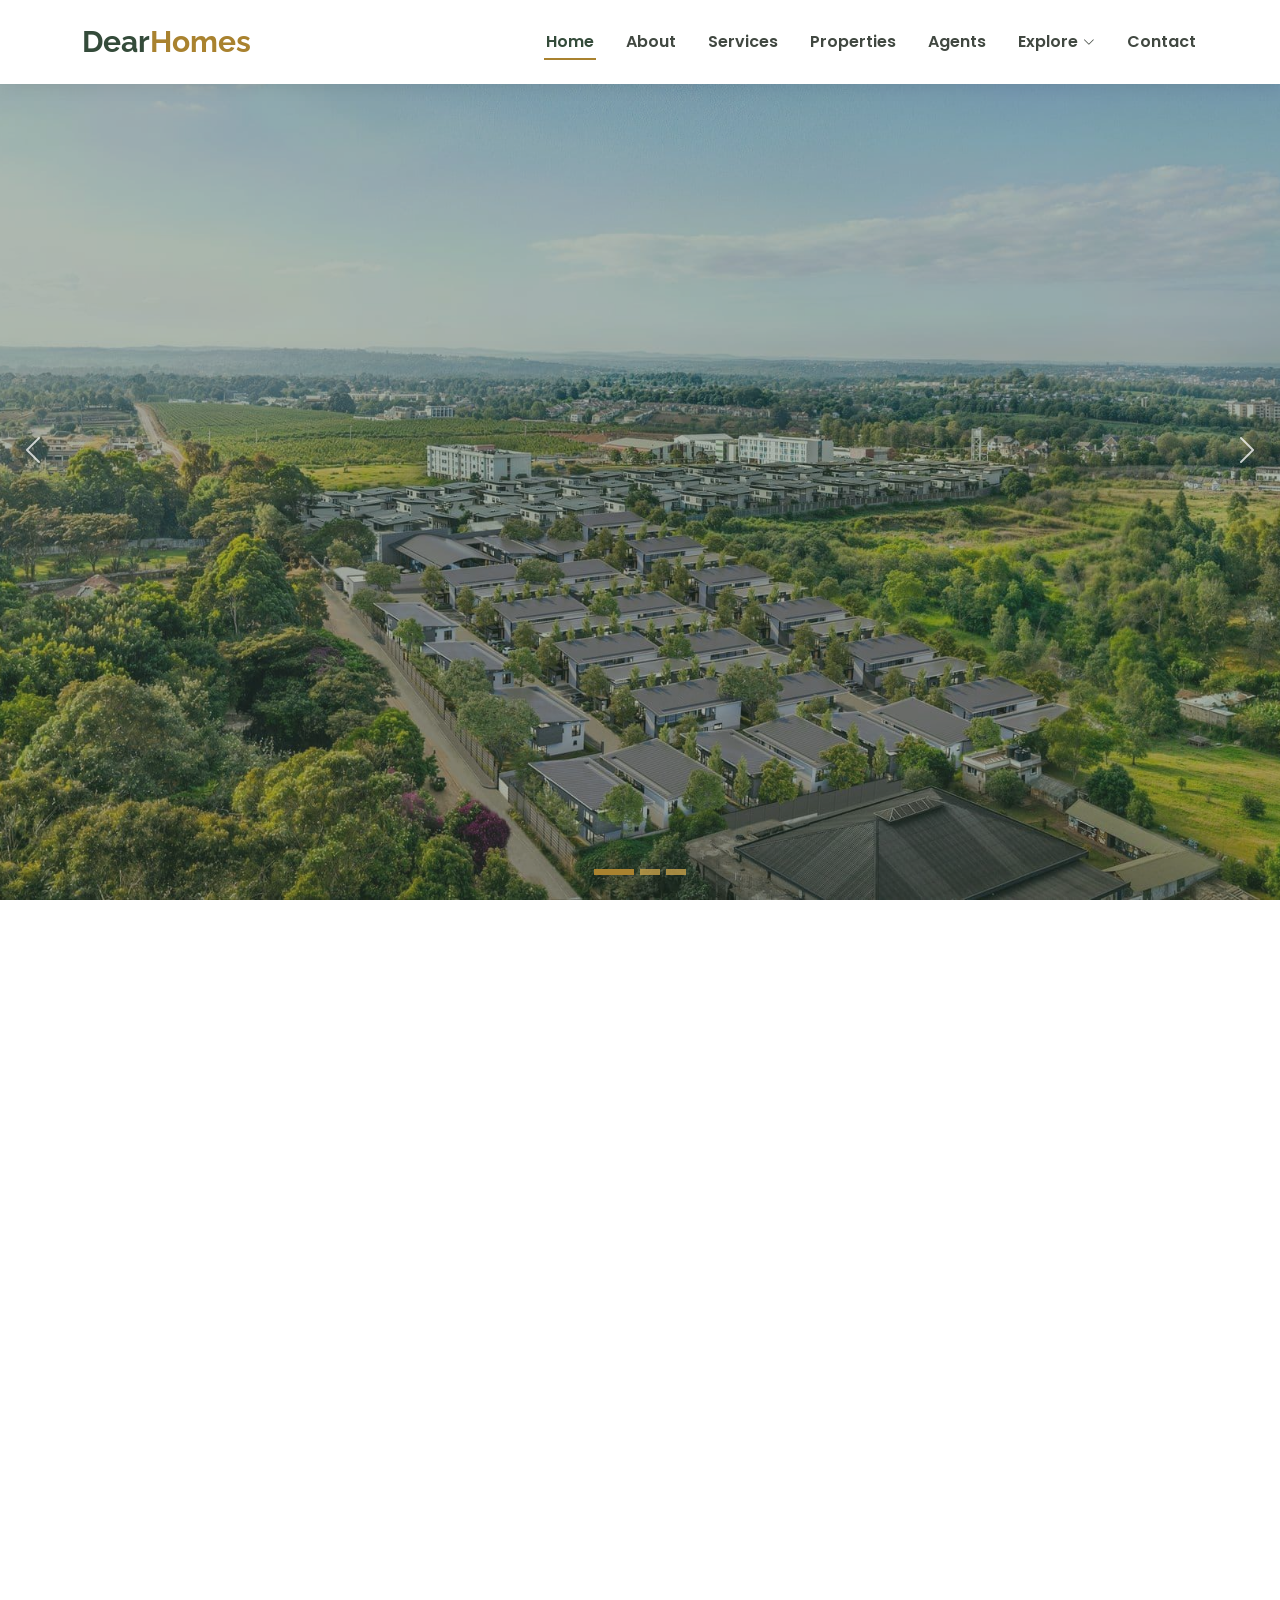
<file: index.html>
<!DOCTYPE html>
<html>
<head>
  <meta http-equiv="refresh" content="0; url=EstateAgency/index.html">
  <title>Dear Homes</title>
</head>
<body>
  <a href="EstateAgency/index.html">Click here if you are not redirected</a>
</body>
</html>
</file>
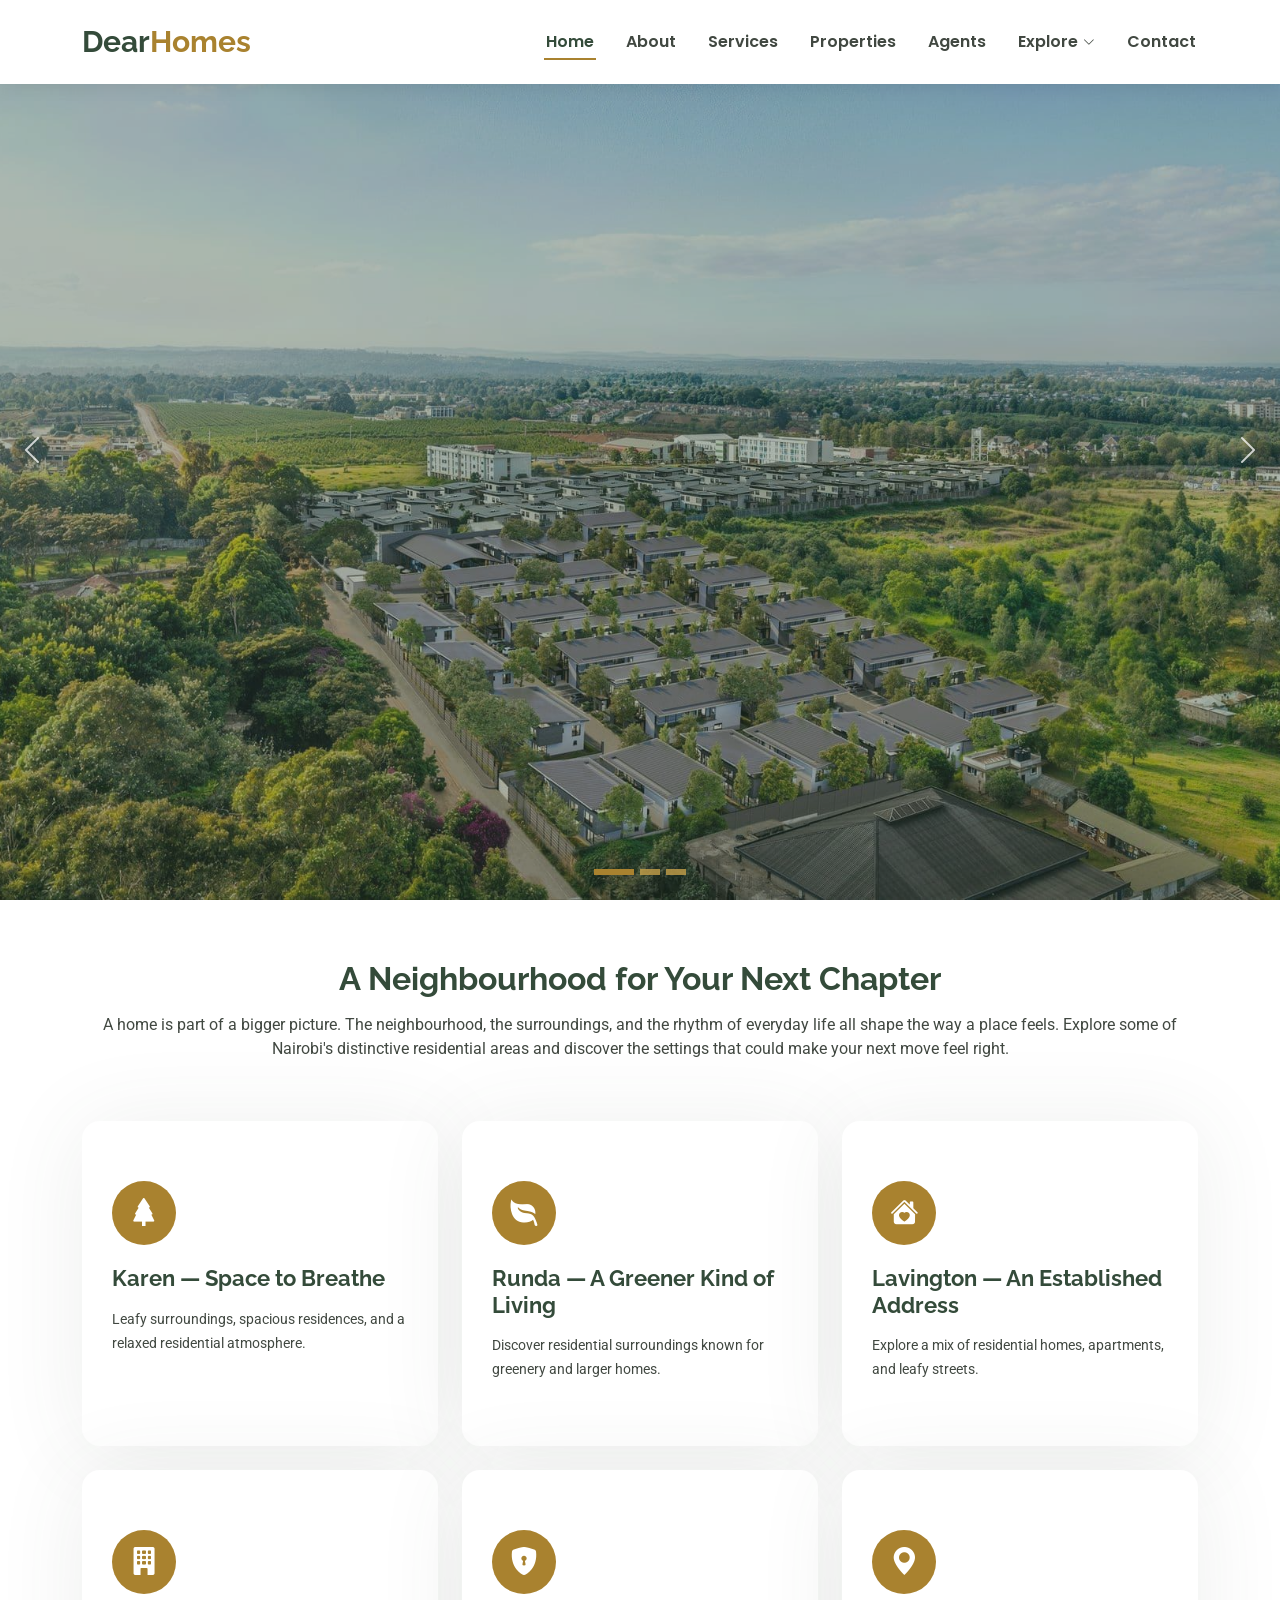
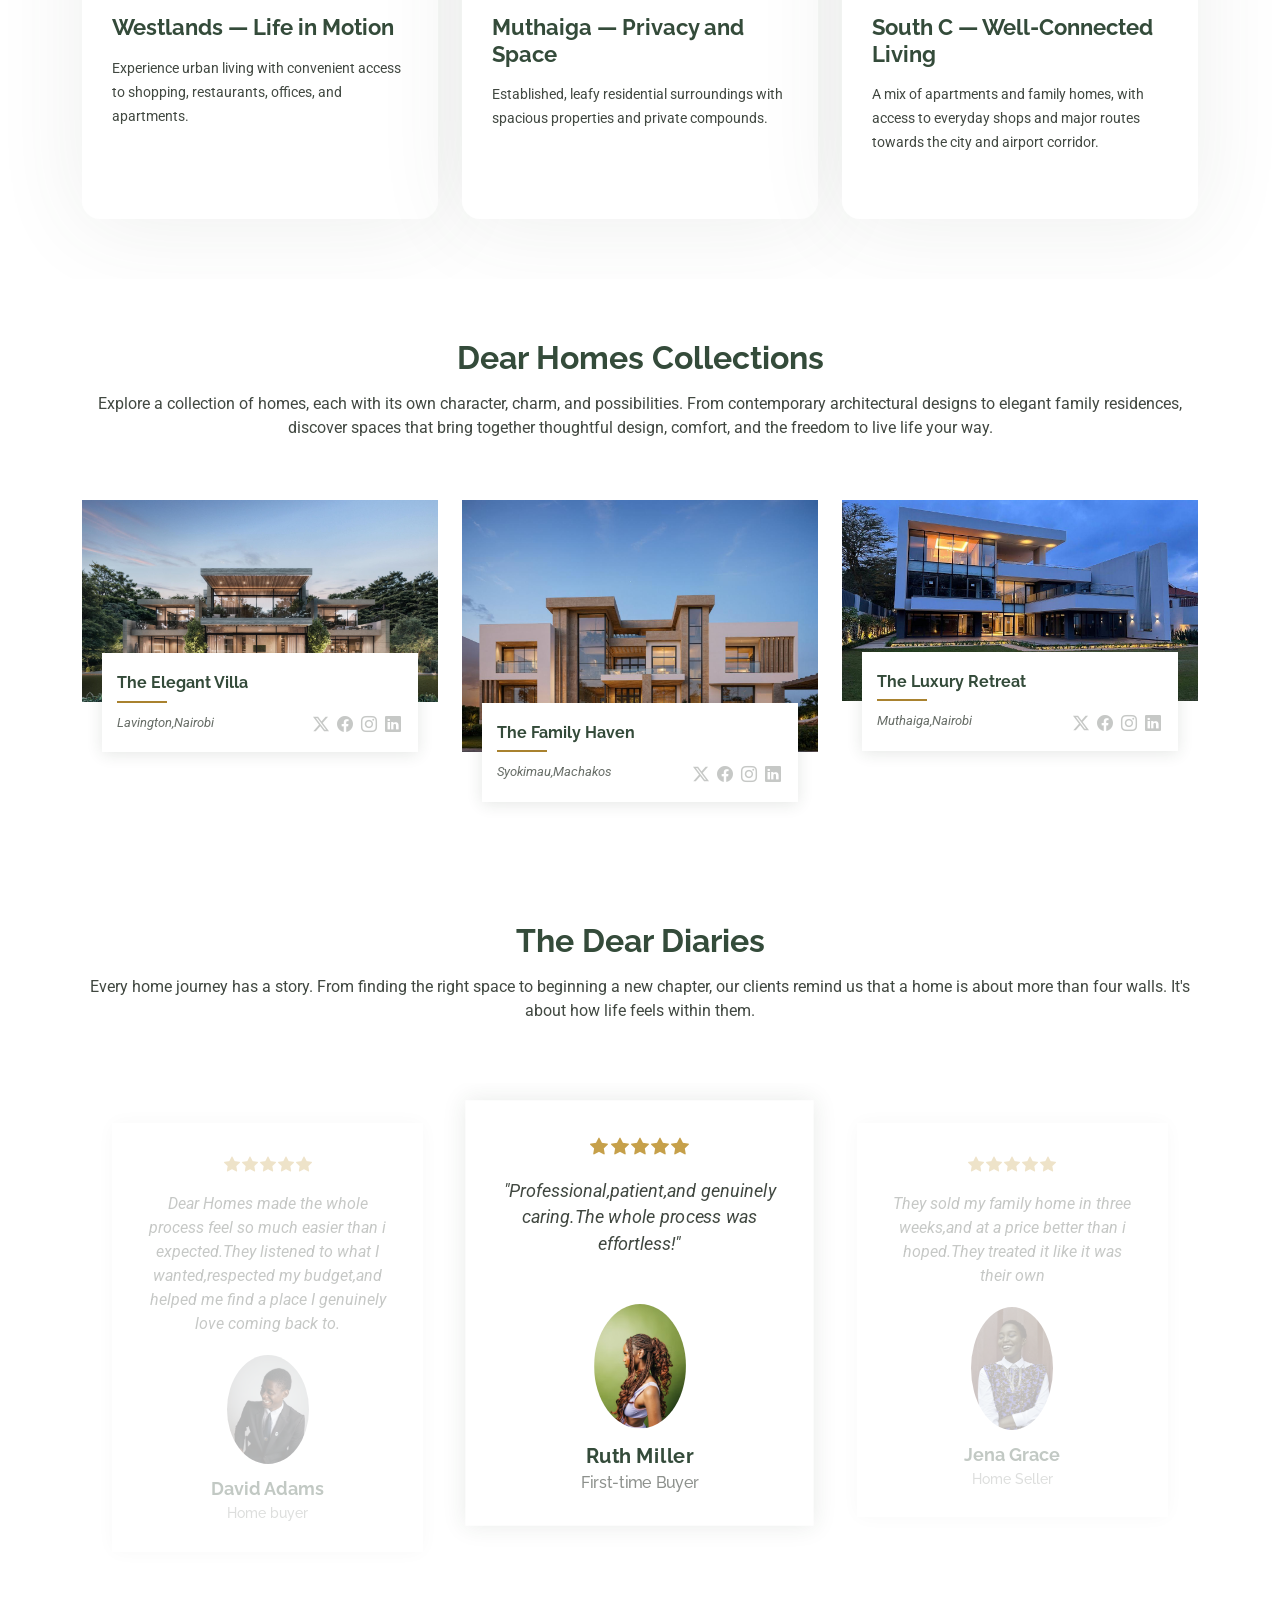
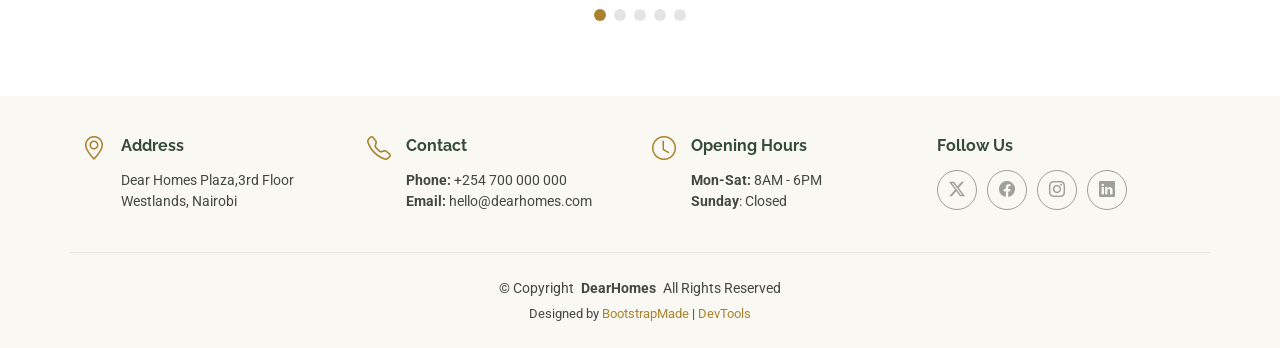
<file: EstateAgency/index.html>
<!DOCTYPE html>
<html lang="en">

<head>
  <meta charset="utf-8">
  <meta content="width=device-width, initial-scale=1.0" name="viewport">
  <title>Index - DearHomes</title>
  <meta name="description" content="">
  <meta name="keywords" content="">

  <!-- Favicons -->
  <link href="assets/img/favicon.png" rel="icon">
  <link href="assets/img/apple-touch-icon.png" rel="apple-touch-icon">

  <!-- Fonts -->
  <link href="https://fonts.googleapis.com" rel="preconnect">
  <link href="https://fonts.gstatic.com" rel="preconnect" crossorigin>
  <link href="https://fonts.googleapis.com/css2?family=Roboto:ital,wght@0,100;0,300;0,400;0,500;0,700;0,900;1,100;1,300;1,400;1,500;1,700;1,900&family=Poppins:ital,wght@0,100;0,200;0,300;0,400;0,500;0,600;0,700;0,800;0,900;1,100;1,200;1,300;1,400;1,500;1,600;1,700;1,800;1,900&family=Raleway:ital,wght@0,100;0,200;0,300;0,400;0,500;0,600;0,700;0,800;0,900;1,100;1,200;1,300;1,400;1,500;1,600;1,700;1,800;1,900&display=swap" rel="stylesheet">

  <!-- Vendor CSS Files -->
  <link href="assets/vendor/bootstrap/css/bootstrap.min.css" rel="stylesheet">
  <link href="assets/vendor/bootstrap-icons/bootstrap-icons.css" rel="stylesheet">
  <link href="assets/vendor/aos/aos.css" rel="stylesheet">
  <link href="assets/vendor/fontawesome-free/css/all.min.css" rel="stylesheet">
  <link href="assets/vendor/swiper/swiper-bundle.min.css" rel="stylesheet">

  <!-- Main CSS File -->
  <link href="assets/css/main.css" rel="stylesheet">

  <!-- =======================================================
  * Template Name: DearHomesAgency
  * Template URL: https://bootstrapmade.com/real-estate-agency-bootstrap-template/
  * Updated: Apr 08 2026 with Bootstrap v5.3.8
  * Author: BootstrapMade.com
  * License: https://bootstrapmade.com/license/
  ======================================================== -->
</head>

<body class="index-page">

  <header id="header" class="header d-flex align-items-center fixed-top">
    <div class="container-fluid container-xl position-relative d-flex align-items-center justify-content-between">

      <a href="index.html" class="logo d-flex align-items-center">
        <!-- Uncomment the line below if you also wish to use an image logo -->
        <!-- <img src="assets/img/logo.png" alt=""> -->
        <h1 class="sitename">Dear<span>Homes</span></h1>
      </a>

      <nav id="navmenu" class="navmenu">
        <ul>
          <li><a href="index.html" class="active">Home</a></li>
          <li><a href="about.html">About</a></li>
          <li><a href="services.html">Services</a></li>
          <li><a href="properties.html">Properties</a></li>
          <li><a href="agents.html">Agents</a></li>
          <li class="dropdown"><a href="#"><span>Explore</span> <i class="bi bi-chevron-down toggle-dropdown"></i></a>
            <ul>
              <li><a href="property-single.html">Featured Collections</a></li>
              <li class="dropdown"><a href="properties.html"><span>Property types</span> <i class="bi bi-chevron-down toggle-dropdown"></i></a>
                <ul>
                  <li><a href="properties.html">Houses</a></li>
                  <li><a href="properties.html">Villas</a></li>
                  <li><a href="properties.html">Townhouses</a></li>
                  <li><a href="properties.html">Maisonettes</a></li>
                  <li><a href="properties.html">Apartments</a></li>
                </ul>
              </li>
              <li><a href="properties.html">Homes for Sale</a></li>
              <li><a href="properties.html">Homes for Rent</a></li>
              <li><a href="service-details.html">Neighbourhood Guides</a></li>
            </ul>
          </li>
          <li><a href="contact.html">Contact</a></li>
        </ul>
        <i class="mobile-nav-toggle d-xl-none bi bi-list"></i>
      </nav>

    </div>
  </header>

  <main class="main">

<!-- Hero Section -->
<section id="hero" class="hero section dark-background">

  <div id="hero-carousel"
       class="carousel slide"
       data-bs-ride="carousel"
       data-bs-interval="5000">

    <!-- First House Image -->
    <div class="carousel-item active">
      <img src="assets/img/hero-carousel/hero-carousel-1.png"
           alt="Luxury residential home">
    </div>

    <!-- Second House Image -->
    <div class="carousel-item">
      <img src="assets/img/hero-carousel/hero-carousel-2.png"
           alt="Contemporary luxury home">
    </div>

    <!-- Third House Image -->
    <div class="carousel-item">
      <img src="assets/img/hero-carousel/hero-carousel-3.png"
           alt="Elegant residential property">
    </div>

    <!-- Previous Image Arrow -->
    <a class="carousel-control-prev"
       href="#hero-carousel"
       role="button"
       data-bs-slide="prev"
       aria-label="Previous image">

      <span class="carousel-control-prev-icon bi bi-chevron-left"
            aria-hidden="true"></span>
    </a>

    <!-- Next Image Arrow -->
    <a class="carousel-control-next"
       href="#hero-carousel"
       role="button"
       data-bs-slide="next"
       aria-label="Next image">

      <span class="carousel-control-next-icon bi bi-chevron-right"
            aria-hidden="true"></span>
    </a>

    <!-- Slide Indicators -->
    <ol class="carousel-indicators"></ol>

  </div>

</section>
<!-- End Hero Section -->









 <!-- Services Section -->
    <section id="services" class="services section">

      <!-- Section Title -->
      <div class="container section-title" data-aos="fade-up">
        <h2>A Neighbourhood for Your Next Chapter</h2>
        <p>A home is part of a bigger picture. The neighbourhood, the surroundings, and the rhythm of everyday life all shape the way a place feels. Explore some of Nairobi's distinctive residential areas and discover the settings that could make your next move feel right.</p>
      </div><!-- End Section Title -->

      <div class="container">

        <div class="row gy-4">

          <div class="col-lg-4 col-md-6" data-aos="fade-up" data-aos-delay="100">
            <div class="service-item  position-relative">
              <div class="icon">
                <i class="bi bi-tree-fill"></i>
              </div>
              <a href="service-details.html" class="stretched-link">
                <h3>Karen — Space to Breathe</h3>
              </a>
              <p>Leafy surroundings, spacious residences, and a relaxed residential atmosphere.</p>
            </div>
          </div><!-- End Service Item -->

          <div class="col-lg-4 col-md-6" data-aos="fade-up" data-aos-delay="200">
            <div class="service-item position-relative">
              <div class="icon">
                <i class="bi bi-leaf-fill"></i>
              </div>
              <a href="service-details.html" class="stretched-link">
                <h3>Runda — A Greener Kind of Living</h3>
              </a>
              <p>Discover residential surroundings known for greenery and larger homes.</p>
            </div>
          </div><!-- End Service Item -->

          <div class="col-lg-4 col-md-6" data-aos="fade-up" data-aos-delay="300">
            <div class="service-item position-relative">
              <div class="icon">
                <i class="bi bi-house-heart-fill"></i>
              </div>
              <a href="service-details.html" class="stretched-link">
                <h3>Lavington — An Established Address</h3>
              </a>
              <p>Explore a mix of residential homes, apartments, and leafy streets.</p>
            </div>
          </div><!-- End Service Item -->

          <div class="col-lg-4 col-md-6" data-aos="fade-up" data-aos-delay="400">
            <div class="service-item position-relative">
              <div class="icon">
                <i class="bi bi-building-fill"></i>
              </div>
              <a href="service-details.html" class="stretched-link">
                <h3>Westlands — Life in Motion</h3>
              </a>
              <p>Experience urban living with convenient access to shopping, restaurants, offices, and apartments.</p>
              <a href="service-details.html" class="stretched-link"></a>
            </div>
          </div><!-- End Service Item -->

          <div class="col-lg-4 col-md-6" data-aos="fade-up" data-aos-delay="500">
            <div class="service-item position-relative">
              <div class="icon">
                <i class="bi bi-shield-lock-fill"></i>
              </div>
              <a href="service-details.html" class="stretched-link">
                <h3>Muthaiga — Privacy and Space</h3>
              </a>
              <p>Established, leafy residential surroundings with spacious properties and private compounds.</p>
              <a href="service-details.html" class="stretched-link"></a>
            </div>
          </div><!-- End Service Item -->

          <div class="col-lg-4 col-md-6" data-aos="fade-up" data-aos-delay="600">
            <div class="service-item position-relative">
              <div class="icon">
                <i class="bi bi-geo-alt-fill"></i>
              </div>
              <a href="service-details.html" clawss="stretched-link">
                <h3>South C — Well-Connected Living</h3>
              </a>
              <p>A mix of apartments and family homes, with access to everyday shops and major routes towards the city and airport corridor.</p>
              <a href="service-details.html" class="stretched-link"></a>
            </div>
          </div><!-- End Service Item -->

        </div>

      </div>

    </section><!-- /Services Section -->

    <!-- Agents Section -->
    <section id="agents" class="agents section">


      <!-- Section Title -->
      <div class="container section-title" data-aos="fade-up">
        <h2>Dear Homes Collections</h2>
        <p>Explore a collection of homes, each with its own character, charm, and possibilities. From contemporary architectural designs to elegant family residences, discover spaces that bring together thoughtful design, comfort, and the freedom to live life your way.
        </p>
      </div><!-- End Section Title -->

      <div class="container">

        <div class="row gy-5">

          <div class="col-lg-4 col-md-6" data-aos="fade-up" data-aos-delay="100">
            <div class="member">
              <div class="pic"><img src="assets/img/home-image/home-1.png" class="img-fluid" alt=""></div>
              <div class="member-info">
                <h4>The Elegant Villa</h4>
                <span>Lavington,Nairobi</span>
                <div class="social">
                  <a href=""><i class="bi bi-twitter-x"></i></a>
                  <a href=""><i class="bi bi-facebook"></i></a>
                  <a href=""><i class="bi bi-instagram"></i></a>
                  <a href=""><i class="bi bi-linkedin"></i></a>
                </div>
              </div>
            </div>
          </div><!-- End Team Member -->

          <div class="col-lg-4 col-md-6" data-aos="fade-up" data-aos-delay="200">
            <div class="member">
              <div class="pic"><img src="assets/img/home-image/home-2.png" class="img-fluid" alt=""></div>
              <div class="member-info">
                <h4>The Family Haven</h4>
                <span>Syokimau,Machakos</span>
                <div class="social">
                  <a href=""><i class="bi bi-twitter-x"></i></a>
                  <a href=""><i class="bi bi-facebook"></i></a>
                  <a href=""><i class="bi bi-instagram"></i></a>
                  <a href=""><i class="bi bi-linkedin"></i></a>
                </div>
              </div>
            </div>
          </div><!-- End Team Member -->

          <div class="col-lg-4 col-md-6" data-aos="fade-up" data-aos-delay="300">
            <div class="member">
              <div class="pic"><img src="assets/img/home-image/home-3.png" class="img-fluid" alt=""></div>
              <div class="member-info">
                <h4>The Luxury Retreat</h4>
                <span>Muthaiga,Nairobi<br></span>
                <div class="social">
                  <a href=""><i class="bi bi-twitter-x"></i></a>
                  <a href=""><i class="bi bi-facebook"></i></a>
                  <a href=""><i class="bi bi-instagram"></i></a>
                  <a href=""><i class="bi bi-linkedin"></i></a>
                </div>
              </div>
            </div>
          </div><!-- End Team Member -->

        </div>

      </div>

    </section><!-- /Agents Section -->

    <!-- Testimonials Section -->
    <section id="testimonials" class="testimonials section">

      <!-- Section Title -->
      <div class="container section-title" data-aos="fade-up">
        <h2>The Dear Diaries</h2>
        <p>Every home journey has a story. From finding the right space to beginning a new chapter, our clients remind us that a home is about more than four walls. It's about how life feels within them.</p>
      </div><!-- End Section Title -->

      <div class="container" data-aos="fade-up" data-aos-delay="100">

        <div class="swiper init-swiper">
          <script type="application/json" class="swiper-config">
            {
              "loop": true,
              "speed": 600,
              "autoplay": {
                "delay": 5000
              },
              "slidesPerView": "auto",
              "pagination": {
                "el": ".swiper-pagination",
                "type": "bullets",
                "clickable": true
              },
              "breakpoints": {
                "320": {
                  "slidesPerView": 1,
                  "spaceBetween": 40
                },
                "1200": {
                  "slidesPerView": 3,
                  "spaceBetween": 1
                }
              }
            }
          </script>
          <div class="swiper-wrapper">

            <div class="swiper-slide">
              <div class="testimonial-item">
                <div class="stars">
                  <i class="bi bi-star-fill"></i><i class="bi bi-star-fill"></i><i class="bi bi-star-fill"></i><i class="bi bi-star-fill"></i><i class="bi bi-star-fill"></i>
                </div>
                <p>
                  Dear Homes made the whole process feel so much easier than i expected.They listened to what I wanted,respected my budget,and helped me find a place I genuinely love coming back to.
                </p>
                <div class="profile mt-auto">
                  <img src="assets/img/testimonials/testimonials-1.png" class="testimonial-img" alt="">
                  <h3>David Adams</h3>
                  <h4>Home buyer</h4>
                </div>
              </div>
            </div><!-- End testimonial item -->

            <div class="swiper-slide">
              <div class="testimonial-item">
                <div class="stars">
                  <i class="bi bi-star-fill"></i><i class="bi bi-star-fill"></i><i class="bi bi-star-fill"></i><i class="bi bi-star-fill"></i><i class="bi bi-star-fill"></i>
                </div>
                <p>
                  "Professional,patient,and genuinely caring.The whole process was effortless!"
                </p>
                <div class="profile mt-auto">
                  <img src="assets/img/testimonials/testimonials-2.png" class="testimonial-img" alt="">
                  <h3>Ruth Miller</h3>
                  <h4>First-time Buyer</h4>
                </div>
              </div>
            </div><!-- End testimonial item -->

            <div class="swiper-slide">
              <div class="testimonial-item">
                <div class="stars">
                  <i class="bi bi-star-fill"></i><i class="bi bi-star-fill"></i><i class="bi bi-star-fill"></i><i class="bi bi-star-fill"></i><i class="bi bi-star-fill"></i>
                </div>
                <p>
                  They sold my family home in three weeks,and at a price better than i hoped.They treated it like it was their own
                </p>
                <div class="profile mt-auto">
                  <img src="assets/img/testimonials/testimonials-3.png" class="testimonial-img" alt="">
                  <h3>Jena Grace</h3>
                  <h4>Home Seller</h4>
                </div>
              </div>
            </div><!-- End testimonial item -->

            <div class="swiper-slide">
              <div class="testimonial-item">
                <div class="stars">
                  <i class="bi bi-star-fill"></i><i class="bi bi-star-fill"></i><i class="bi bi-star-fill"></i><i class="bi bi-star-fill"></i><i class="bi bi-star-fill"></i>
                </div>
                <p>
                  The valuation was honest and the advice was spot on.My rental property now earns steadily,and i never worry about tenants
                </p>
                <div class="profile mt-auto">
                  <img src="assets/img/testimonials/testimonials-4.png" class="testimonial-img" alt="">
                  <h3>Amina Hassan</h3>
                  <h4>Property Investor</h4>
                </div>
              </div>
            </div><!-- End testimonial item -->

            <div class="swiper-slide">
              <div class="testimonial-item">
                <div class="stars">
                  <i class="bi bi-star-fill"></i><i class="bi bi-star-fill"></i><i class="bi bi-star-fill"></i><i class="bi bi-star-fill"></i><i class="bi bi-star-fill"></i>
                </div>
                <p>
                  I moved cities for work and viewed five homes on video.I signed within a week.
                </p>
                <div class="profile mt-auto">
                  <img src="assets/img/testimonials/testimonials-5.png" class="testimonial-img" alt="">
                  <h3>Zainab Omar</h3>
                  <h4>Professional</h4>
                </div>
              </div>
            </div><!-- End testimonial item -->

          </div>
          <div class="swiper-pagination"></div>
        </div>

      </div>

    </section><!-- /Testimonials Section -->

  </main>

  <footer id="footer" class="footer light-background">

    <div class="container">
      <div class="row gy-3">
        <div class="col-lg-3 col-md-6 d-flex">
          <i class="bi bi-geo-alt icon"></i>
          <div class="address">
            <h4>Address</h4>
            <p>Dear Homes Plaza,3rd Floor</p>
            <p>Westlands, Nairobi</p>
            <p></p>
          </div>

        </div>

        <div class="col-lg-3 col-md-6 d-flex">
          <i class="bi bi-telephone icon"></i>
          <div>
            <h4>Contact</h4>
            <p>
              <strong>Phone:</strong> <span>+254 700 000 000</span><br>
              <strong>Email:</strong> <span>hello@dearhomes.com</span><br>
            </p>
          </div>
        </div>

        <div class="col-lg-3 col-md-6 d-flex">
          <i class="bi bi-clock icon"></i>
          <div>
            <h4>Opening Hours</h4>
            <p>
              <strong>Mon-Sat:</strong> <span>8AM - 6PM</span><br>
              <strong>Sunday</strong>: <span>Closed</span>
            </p>
          </div>
        </div>

        <div class="col-lg-3 col-md-6">
          <h4>Follow Us</h4>
          <div class="social-links d-flex">
            <a href="#" class="twitter"><i class="bi bi-twitter-x"></i></a>
            <a href="#" class="facebook"><i class="bi bi-facebook"></i></a>
            <a href="#" class="instagram"><i class="bi bi-instagram"></i></a>
            <a href="#" class="linkedin"><i class="bi bi-linkedin"></i></a>
          </div>
        </div>

      </div>
    </div>

    <div class="container copyright text-center mt-4">
      <p>© <span>Copyright</span> <strong class="px-1 sitename">DearHomes</strong> <span>All Rights Reserved</span></p>
      <div class="credits">
        <!-- All the links in the footer should remain intact. -->
        <!-- You can delete the links only if you've purchased the pro version. -->
        <!-- Licensing information: https://bootstrapmade.com/license/ -->
        <!-- Purchase the pro version with working PHP/AJAX contact form: [buy-url] -->
        Designed by <a href="https://bootstrapmade.com/">BootstrapMade</a> | <a href="https://bootstrapmade.com/tools/">DevTools</a>
      </div>
    </div>

  </footer>

  <!-- Scroll Top -->
  <a href="#" id="scroll-top" class="scroll-top d-flex align-items-center justify-content-center"><i class="bi bi-arrow-up-short"></i></a>

  <!-- Preloader -->
  <div id="preloader"></div>

  <!-- Vendor JS Files -->
  <script src="assets/vendor/bootstrap/js/bootstrap.bundle.min.js"></script>
  <script src="assets/vendor/php-email-form/validate.js"></script>
  <script src="assets/vendor/aos/aos.js"></script>
  <script src="assets/vendor/swiper/swiper-bundle.min.js"></script>
  <script src="assets/vendor/purecounter/purecounter_vanilla.js"></script>

  <!-- Main JS File -->
  <script src="assets/js/main.js"></script>

</body>

</html>
</file>
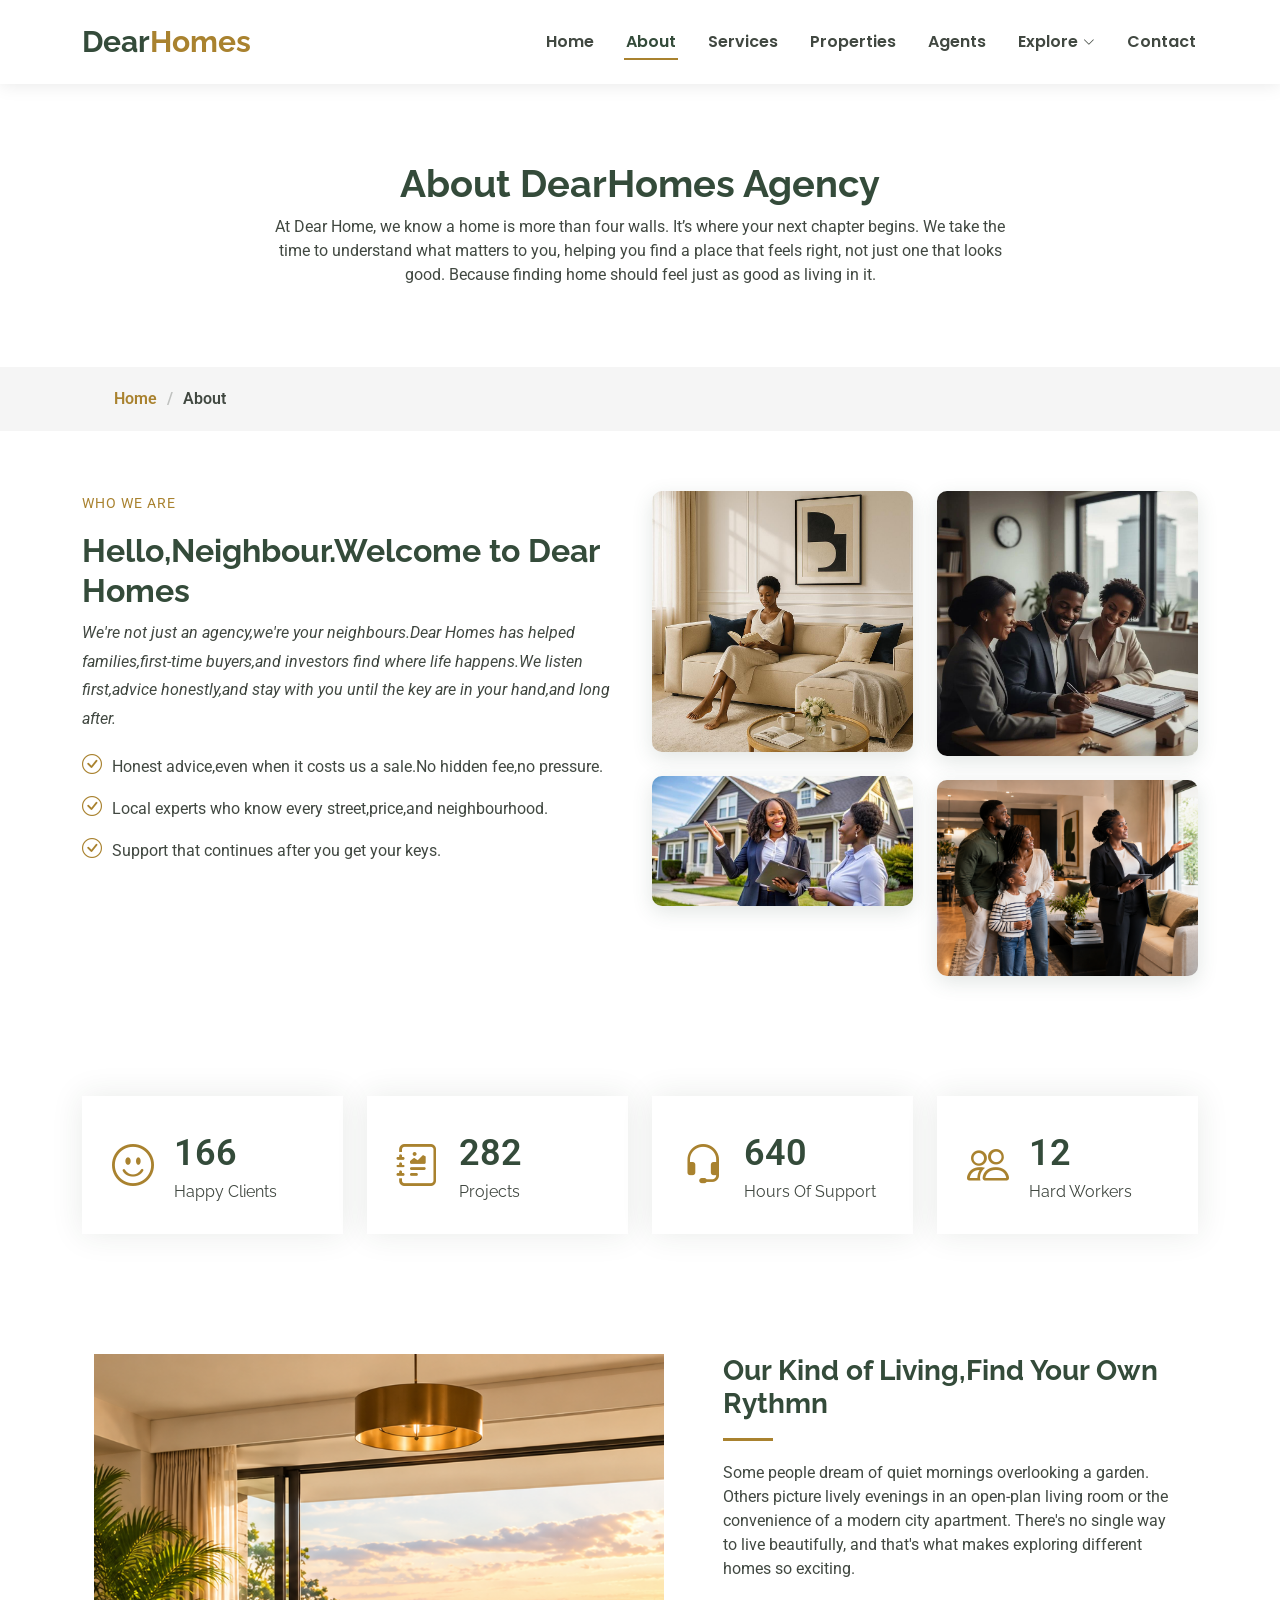
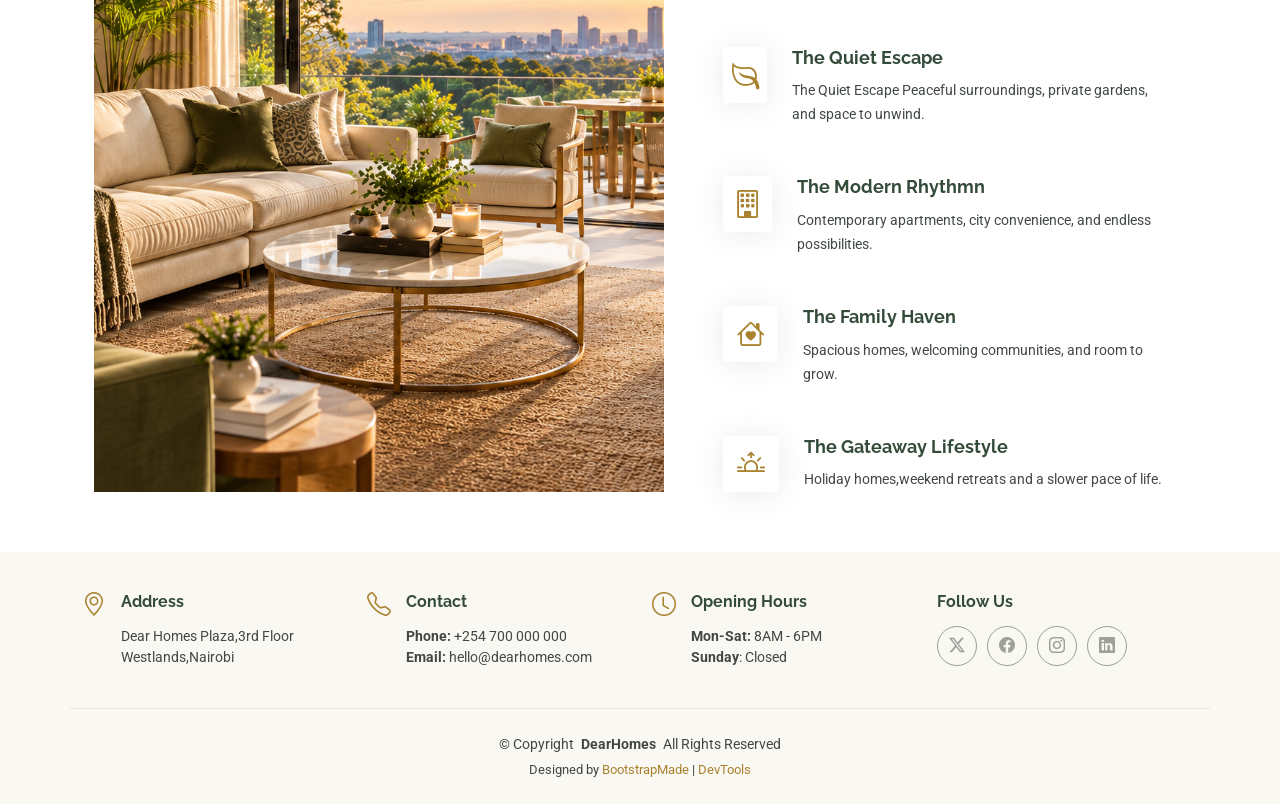
<file: EstateAgency/about.html>
<!DOCTYPE html>
<html lang="en">

<head>
  <meta charset="utf-8">
  <meta content="width=device-width, initial-scale=1.0" name="viewport">
  <title>About - DearHomes</title>
  <meta name="description" content="">
  <meta name="keywords" content="">

  <!-- Favicons -->
  <link href="assets/img/favicon.png" rel="icon">
  <link href="assets/img/apple-touch-icon.png" rel="apple-touch-icon">

  <!-- Fonts -->
  <link href="https://fonts.googleapis.com" rel="preconnect">
  <link href="https://fonts.gstatic.com" rel="preconnect" crossorigin>
  <link href="https://fonts.googleapis.com/css2?family=Roboto:ital,wght@0,100;0,300;0,400;0,500;0,700;0,900;1,100;1,300;1,400;1,500;1,700;1,900&family=Poppins:ital,wght@0,100;0,200;0,300;0,400;0,500;0,600;0,700;0,800;0,900;1,100;1,200;1,300;1,400;1,500;1,600;1,700;1,800;1,900&family=Raleway:ital,wght@0,100;0,200;0,300;0,400;0,500;0,600;0,700;0,800;0,900;1,100;1,200;1,300;1,400;1,500;1,600;1,700;1,800;1,900&display=swap" rel="stylesheet">

  <!-- Vendor CSS Files -->
  <link href="assets/vendor/bootstrap/css/bootstrap.min.css" rel="stylesheet">
  <link href="assets/vendor/bootstrap-icons/bootstrap-icons.css" rel="stylesheet">
  <link href="assets/vendor/aos/aos.css" rel="stylesheet">
  <link href="assets/vendor/fontawesome-free/css/all.min.css" rel="stylesheet">
  <link href="assets/vendor/swiper/swiper-bundle.min.css" rel="stylesheet">

  <!-- Main CSS File -->
  <link href="assets/css/main.css" rel="stylesheet">

  <!-- =======================================================
  * Template Name: EstateAgency
  * Template URL: https://bootstrapmade.com/real-estate-agency-bootstrap-template/
  * Updated: Apr 08 2026 with Bootstrap v5.3.8
  * Author: BootstrapMade.com
  * License: https://bootstrapmade.com/license/
  ======================================================== -->
</head>

<body class="about-page">

  <header id="header" class="header d-flex align-items-center fixed-top">
    <div class="container-fluid container-xl position-relative d-flex align-items-center justify-content-between">

      <a href="index.html" class="logo d-flex align-items-center">
        <!-- Uncomment the line below if you also wish to use an image logo -->
        <!-- <img src="assets/img/logo.png" alt=""> -->
        <h1 class="sitename">Dear<span>Homes</span></h1>
      </a>

      <nav id="navmenu" class="navmenu">
        <ul>
          <li><a href="index.html">Home</a></li>
          <li><a href="about.html" class="active">About</a></li>
          <li><a href="services.html">Services</a></li>
          <li><a href="properties.html">Properties</a></li>
          <li><a href="agents.html">Agents</a></li>
          <li class="dropdown"><a href="#"><span>Explore</span> <i class="bi bi-chevron-down toggle-dropdown"></i></a>
            <ul>
              <li><a href="property-single.html">Featured Collections</a></li>
              <li class="dropdown"><a href="properties.html"><span>Property types</span> <i class="bi bi-chevron-down toggle-dropdown"></i></a>
                <ul>
                  <li><a href="properties.html">Houses</a></li>
                  <li><a href="properties.html">Apartments</a></li>
                  <li><a href="properties.html">Townhouses</a></li>
                  <li><a href="properties.html">Villas</a></li>
                  <li><a href="properties.html">Maisonettes</a></li>
                </ul>
              </li>
              <li><a href="properties.html">House for Sale</a></li>
              <li><a href="properties.html">House for Rent</a></li>
              <li><a href="service-details.html">Neighbourhood Guides</a></li>
            </ul>
          </li>
          <li><a href="contact.html">Contact</a></li>
        </ul>
        <i class="mobile-nav-toggle d-xl-none bi bi-list"></i>
      </nav>

    </div>
  </header>

  <main class="main">

    <!-- Page Title -->
    <div class="page-title" data-aos="fade">
      <div class="heading">
        <div class="container">
          <div class="row d-flex justify-content-center text-center">
            <div class="col-lg-8">
              <h1>About DearHomes Agency</h1>
              <p class="mb-0">At Dear Home, we know a home is more than four walls. It’s where your next chapter begins. We take the time to understand what matters to you, helping you find a place that feels right, not just one that looks good. Because finding home should feel just as good as living in it.</p>
            </div>
          </div>
        </div>
      </div>
      <nav class="breadcrumbs">
        <div class="container">
          <ol>
            <li><a href="index.html">Home</a></li>
            <li class="current">About</li>
          </ol>
        </div>
      </nav>
    </div><!-- End Page Title -->

    <!-- About Section -->
    <section id="about" class="about section">

      <div class="container">

        <div class="row gy-4">

          <div class="col-lg-6 content" data-aos="fade-up" data-aos-delay="100">
            <p class="who-we-are">Who We Are</p>
            <h3>Hello,Neighbour.Welcome to Dear Homes</h3>
            <p class="fst-italic">
              We're not just an agency,we're your neighbours.Dear Homes has helped families,first-time buyers,and investors find where life happens.We listen first,advice honestly,and stay with you until the key are in your hand,and long after.
            </p>
            <ul>
              <li><i class="bi bi-check-circle"></i> <span>Honest advice,even when it costs us a sale.No hidden fee,no pressure.</span></li>
              <li><i class="bi bi-check-circle"></i> <span>Local experts who know every street,price,and neighbourhood.</span></li>
              <li><i class="bi bi-check-circle"></i> <span>Support that continues after you get your keys.</span></li>
            </ul>
          </div>



<div class="col-lg-6 about-images" data-aos="fade-up" data-aos-delay="200">
  <div class="row gy-4">

    <!-- Left column -->
    <div class="col-lg-6">
      <div class="row gy-4">
        <div class="col-12">
          <img src="assets/img/about-company-1.png" class="img-fluid" alt="">
        </div>
        <div class="col-12">
          <img src="assets/img/about-company-3.png" class="img-fluid" alt="">
        </div>
      </div>
    </div>

    <!-- Right column -->
    <div class="col-lg-6">
      <div class="row gy-4">
        <div class="col-12">
          <img src="assets/img/about-company-2.png" class="img-fluid" alt="">
        </div>
        <div class="col-12">
          <img src="assets/img/about-company-4.png" class="img-fluid" alt="">
        </div>
      </div>
    </div>

  </div>
</div>







              
    </section><!-- /About Section -->

    <!-- Stats Section -->
    <section id="stats" class="stats section">

      <div class="container" data-aos="fade-up" data-aos-delay="100">

        <div class="row gy-4">

          <div class="col-lg-3 col-md-6">
            <div class="stats-item d-flex align-items-center w-100 h-100">
              <i class="bi bi-emoji-smile color-blue flex-shrink-0"></i>
              <div>
                <span data-purecounter-start="0" data-purecounter-end="353" data-purecounter-duration="1" class="purecounter"></span>
                <p>Happy Clients</p>
              </div>
            </div>
          </div><!-- End Stats Item -->

          <div class="col-lg-3 col-md-6">
            <div class="stats-item d-flex align-items-center w-100 h-100">
              <i class="bi bi-journal-richtext color-orange flex-shrink-0"></i>
              <div>
                <span data-purecounter-start="0" data-purecounter-end="600" data-purecounter-duration="1" class="purecounter"></span>
                <p>Projects</p>
              </div>
            </div>
          </div><!-- End Stats Item -->

          <div class="col-lg-3 col-md-6">
            <div class="stats-item d-flex align-items-center w-100 h-100">
              <i class="bi bi-headset color-green flex-shrink-0"></i>
              <div>
                <span data-purecounter-start="0" data-purecounter-end="1333" data-purecounter-duration="1" class="purecounter"></span>
                <p>Hours Of Support</p>
              </div>
            </div>
          </div><!-- End Stats Item -->

          <div class="col-lg-3 col-md-6">
            <div class="stats-item d-flex align-items-center w-100 h-100">
              <i class="bi bi-people color-pink flex-shrink-0"></i>
              <div>
                <span data-purecounter-start="0" data-purecounter-end="25" data-purecounter-duration="1" class="purecounter"></span>
                <p>Hard Workers</p>
              </div>
            </div>
          </div><!-- End Stats Item -->

        </div>

      </div>

    </section><!-- /Stats Section -->

    <!-- Features Section -->
    <section id="features" class="features section">

      <div class="container">

        <div class="row justify-content-around gy-4">
          <div class="features-image col-lg-6" data-aos="fade-up" data-aos-delay="100"><img src="assets/img/feature-bg.png" alt=""></div>

          <div class="col-lg-5 d-flex flex-column justify-content-center" data-aos="fade-up" data-aos-delay="200">
            <h3>Our Kind of Living,Find Your Own Rythmn</h3>
            <p>Some people dream of quiet mornings overlooking a garden. Others picture lively evenings in an open-plan living room or the convenience of a modern city apartment. There's no single way to live beautifully, and that's what makes exploring different homes so exciting.</p>


            <div class="icon-box d-flex position-relative" data-aos="fade-up" data-aos-delay="300">
              <i class="bi bi-leaf"></i>
              <div>
                <h4><a href="" class="stretched-link">The Quiet Escape</a></h4>
                <p>The Quiet Escape
Peaceful surroundings, private gardens, and space to unwind.</p>
              </div>
            </div><!-- End Icon Box -->

            <div class="icon-box d-flex position-relative" data-aos="fade-up" data-aos-delay="400">
              <i class="bi bi-building"></i>
              <div>
                <h4><a href="" class="stretched-link">The Modern Rhythmn</a></h4>
                <p>
Contemporary apartments, city convenience, and endless possibilities.</p>
              </div>
            </div><!-- End Icon Box -->

            <div class="icon-box d-flex position-relative" data-aos="fade-up" data-aos-delay="500">
              <i class="bi bi-house-heart"></i>
              <div>
                <h4><a href="" class="stretched-link">The Family Haven</a></h4>
                <p>
Spacious homes, welcoming communities, and room to grow.</p>
              </div>
            </div><!-- End Icon Box -->

            <div class="icon-box d-flex position-relative" data-aos="fade-up" data-aos-delay="600">
              <i class="bi bi-sunrise"></i>
              <div>
                <h4><a href="" class="stretched-link">The Gateaway Lifestyle</a></h4>
                <p>Holiday homes,weekend retreats and a slower pace of life.</p>
              </div>
            </div><!-- End Icon Box -->

          </div>
        </div>

      </div>

    </section><!-- /Features Section -->

  </main>

  <footer id="footer" class="footer light-background">

    <div class="container">
      <div class="row gy-3">
        <div class="col-lg-3 col-md-6 d-flex">
          <i class="bi bi-geo-alt icon"></i>
          <div class="address">
            <h4>Address</h4>
            <p>Dear Homes Plaza,3rd Floor</p>
            <p>Westlands,Nairobi</p>
            <p></p>
          </div>

        </div>

        <div class="col-lg-3 col-md-6 d-flex">
          <i class="bi bi-telephone icon"></i>
          <div>
            <h4>Contact</h4>
            <p>
              <strong>Phone:</strong> <span>+254 700 000 000</span><br>
              <strong>Email:</strong> <span>hello@dearhomes.com</span><br>
            </p>
          </div>
        </div>

        <div class="col-lg-3 col-md-6 d-flex">
          <i class="bi bi-clock icon"></i>
          <div>
            <h4>Opening Hours</h4>
            <p>
              <strong>Mon-Sat:</strong> <span>8AM - 6PM</span><br>
              <strong>Sunday</strong>: <span>Closed</span>
            </p>
          </div>
        </div>

        <div class="col-lg-3 col-md-6">
          <h4>Follow Us</h4>
          <div class="social-links d-flex">
            <a href="#" class="twitter"><i class="bi bi-twitter-x"></i></a>
            <a href="#" class="facebook"><i class="bi bi-facebook"></i></a>
            <a href="#" class="instagram"><i class="bi bi-instagram"></i></a>
            <a href="#" class="linkedin"><i class="bi bi-linkedin"></i></a>
          </div>
        </div>

      </div>
    </div>

    <div class="container copyright text-center mt-4">
      <p>© <span>Copyright</span> <strong class="px-1 sitename">DearHomes</strong> <span>All Rights Reserved</span></p>
      <div class="credits">
        <!-- All the links in the footer should remain intact. -->
        <!-- You can delete the links only if you've purchased the pro version. -->
        <!-- Licensing information: https://bootstrapmade.com/license/ -->
        <!-- Purchase the pro version with working PHP/AJAX contact form: [buy-url] -->
        Designed by <a href="https://bootstrapmade.com/">BootstrapMade</a> | <a href="https://bootstrapmade.com/tools/">DevTools</a>
      </div>
    </div>

  </footer>

  <!-- Scroll Top -->
  <a href="#" id="scroll-top" class="scroll-top d-flex align-items-center justify-content-center"><i class="bi bi-arrow-up-short"></i></a>

  <!-- Preloader -->
  <div id="preloader"></div>

  <!-- Vendor JS Files -->
  <script src="assets/vendor/bootstrap/js/bootstrap.bundle.min.js"></script>
  <script src="assets/vendor/php-email-form/validate.js"></script>
  <script src="assets/vendor/aos/aos.js"></script>
  <script src="assets/vendor/swiper/swiper-bundle.min.js"></script>
  <script src="assets/vendor/purecounter/purecounter_vanilla.js"></script>

  <!-- Main JS File -->
  <script src="assets/js/main.js"></script>

</body>

</html>
</file>
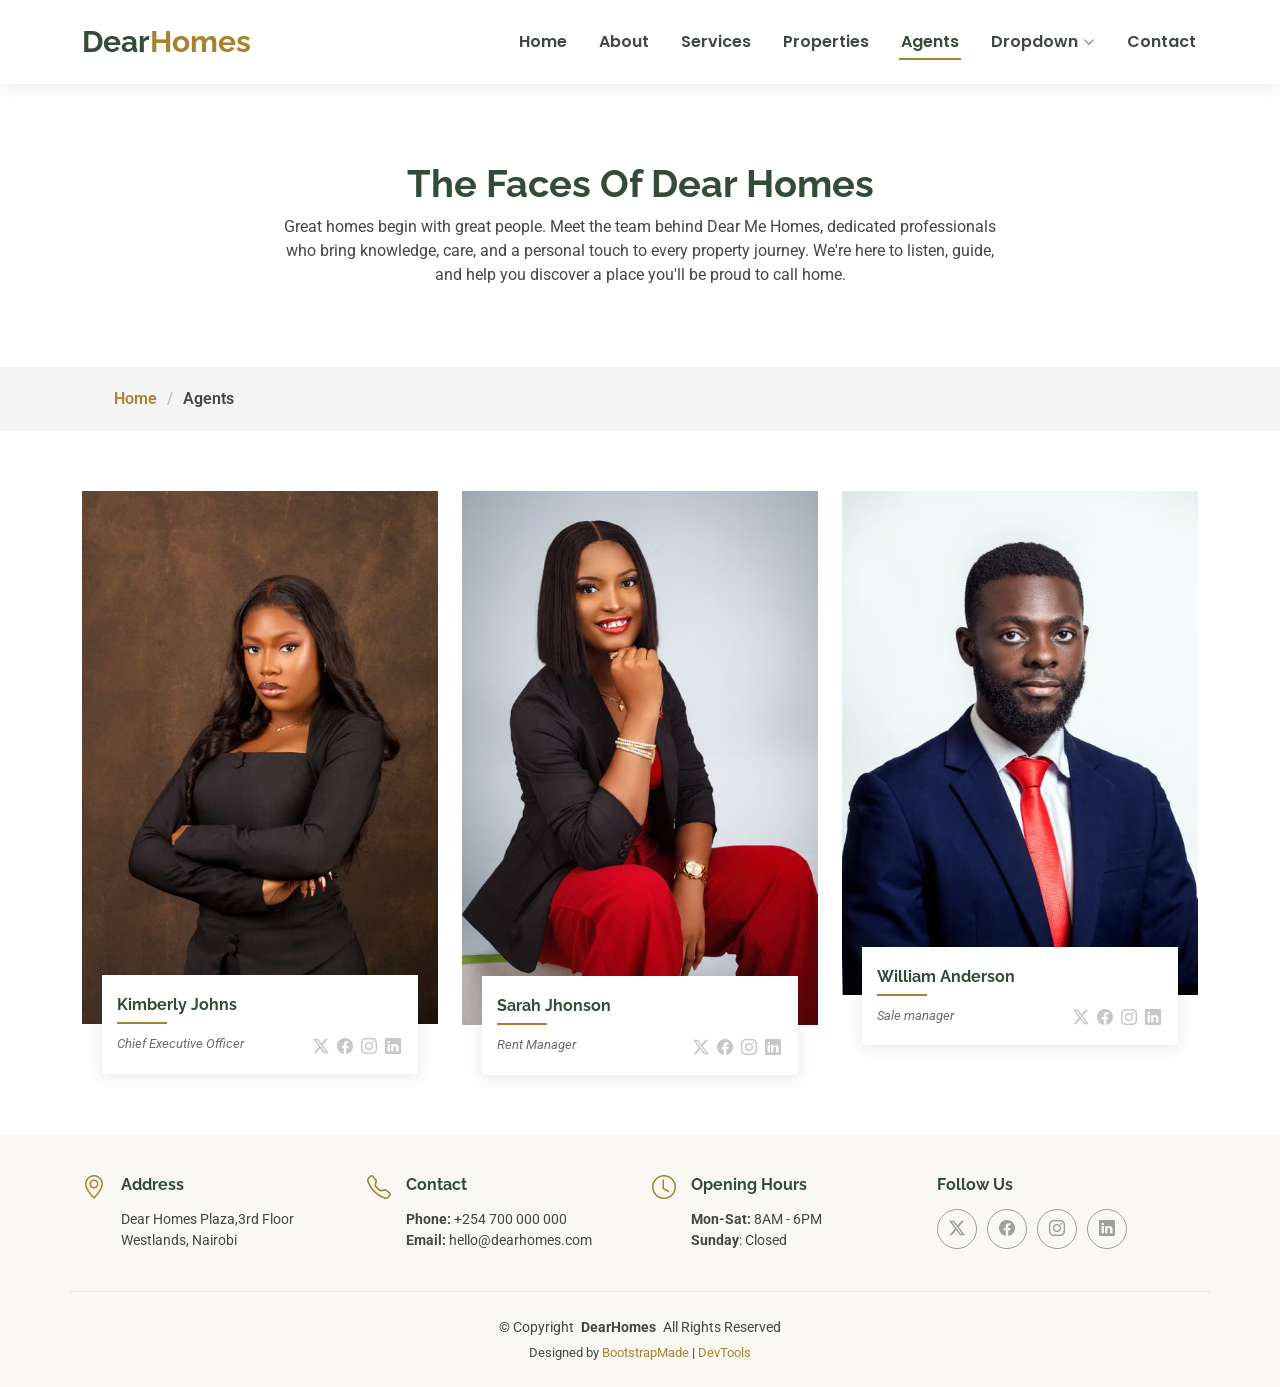
<file: EstateAgency/agents.html>
<!DOCTYPE html>
<html lang="en">

<head>
  <meta charset="utf-8">
  <meta content="width=device-width, initial-scale=1.0" name="viewport">
  <title>Agents -Dear Homes</title>
  <meta name="description" content="">
  <meta name="keywords" content="">

  <!-- Favicons -->
  <link href="assets/img/favicon.png" rel="icon">
  <link href="assets/img/apple-touch-icon.png" rel="apple-touch-icon">

  <!-- Fonts -->
  <link href="https://fonts.googleapis.com" rel="preconnect">
  <link href="https://fonts.gstatic.com" rel="preconnect" crossorigin>
  <link href="https://fonts.googleapis.com/css2?family=Roboto:ital,wght@0,100;0,300;0,400;0,500;0,700;0,900;1,100;1,300;1,400;1,500;1,700;1,900&family=Poppins:ital,wght@0,100;0,200;0,300;0,400;0,500;0,600;0,700;0,800;0,900;1,100;1,200;1,300;1,400;1,500;1,600;1,700;1,800;1,900&family=Raleway:ital,wght@0,100;0,200;0,300;0,400;0,500;0,600;0,700;0,800;0,900;1,100;1,200;1,300;1,400;1,500;1,600;1,700;1,800;1,900&display=swap" rel="stylesheet">

  <!-- Vendor CSS Files -->
  <link href="assets/vendor/bootstrap/css/bootstrap.min.css" rel="stylesheet">
  <link href="assets/vendor/bootstrap-icons/bootstrap-icons.css" rel="stylesheet">
  <link href="assets/vendor/aos/aos.css" rel="stylesheet">
  <link href="assets/vendor/fontawesome-free/css/all.min.css" rel="stylesheet">
  <link href="assets/vendor/swiper/swiper-bundle.min.css" rel="stylesheet">

  <!-- Main CSS File -->
  <link href="assets/css/main.css" rel="stylesheet">

  <!-- =======================================================
  * Template Name: EstateAgency
  * Template URL: https://bootstrapmade.com/real-estate-agency-bootstrap-template/
  * Updated: Apr 08 2026 with Bootstrap v5.3.8
  * Author: BootstrapMade.com
  * License: https://bootstrapmade.com/license/
  ======================================================== -->
</head>

<body class="agents-page">

  <header id="header" class="header d-flex align-items-center fixed-top">
    <div class="container-fluid container-xl position-relative d-flex align-items-center justify-content-between">

      <a href="index.html" class="logo d-flex align-items-center">
        <!-- Uncomment the line below if you also wish to use an image logo -->
        <!-- <img src="assets/img/logo.png" alt=""> -->
        <h1 class="sitename">Dear<span>Homes</span></h1>
      </a>

      <nav id="navmenu" class="navmenu">
        <ul>
          <li><a href="index.html">Home</a></li>
          <li><a href="about.html">About</a></li>
          <li><a href="services.html">Services</a></li>
          <li><a href="properties.html">Properties</a></li>
          <li><a href="agents.html" class="active">Agents</a></li>
          <li class="dropdown"><a href="#"><span>Dropdown</span> <i class="bi bi-chevron-down toggle-dropdown"></i></a>
            <ul>
              <li><a href="#">Explore</a></li>
              <li class="dropdown"><a href="property-single.html"><span>Featured Collections</span> <i class="bi bi-chevron-down toggle-dropdown"></i></a>
                <ul>
                  <li><a href="properties.html">Houses</a></li>
                  <li><a href="properties.html">Apartments</a></li>
                  <li><a href="properties.html">Townhouses</a></li>
                  <li><a href="properties.html">Villas</a></li>
                  <li><a href="properties.html">Maisonettes</a></li>
                </ul>
              </li>
              <li><a href="properties.html">House for Sale</a></li>
              <li><a href="properties.html">House for Rent</a></li>
              <li><a href="service-details.html">Neighbourhood Guides</a></li>
            </ul>
          </li>
          <li><a href="contact.html">Contact</a></li>
        </ul>
        <i class="mobile-nav-toggle d-xl-none bi bi-list"></i>
      </nav>

    </div>
  </header>

  <main class="main">

    <!-- Page Title -->
    <div class="page-title" data-aos="fade">
      <div class="heading">
        <div class="container">
          <div class="row d-flex justify-content-center text-center">
            <div class="col-lg-8">
              <h1>The Faces Of Dear Homes</h1>
              <p class="mb-0">Great homes begin with great people. Meet the team behind Dear Me Homes, dedicated professionals who bring knowledge, care, and a personal touch to every property journey. We're here to listen, guide, and help you discover a place you'll be proud to call home.</p>
            </div>
          </div>
        </div>
      </div>
      <nav class="breadcrumbs">
        <div class="container">
          <ol>
            <li><a href="index.html">Home</a></li>
            <li class="current">Agents</li>
          </ol>
        </div>
      </nav>
    </div><!-- End Page Title -->

    <!-- Agents Section -->
    <section id="agents" class="agents section">

      <div class="container">

        <div class="row gy-5">

          <div class="col-lg-4 col-md-6" data-aos="fade-up" data-aos-delay="100">
            <div class="member">
              <div class="pic"><img src="assets/img/team/team-1.png" class="img-fluid" alt=""></div>
              <div class="member-info">
                <h4>Kimberly Johns</h4>
                <span>Chief Executive Officer</span>
                <div class="social">
                  <a href=""><i class="bi bi-twitter-x"></i></a>
                  <a href=""><i class="bi bi-facebook"></i></a>
                  <a href=""><i class="bi bi-instagram"></i></a>
                  <a href=""><i class="bi bi-linkedin"></i></a>
                </div>
              </div>
            </div>
          </div><!-- End Team Member -->

          <div class="col-lg-4 col-md-6" data-aos="fade-up" data-aos-delay="200">
            <div class="member">
              <div class="pic"><img src="assets/img/team/team-2.png" class="img-fluid" alt=""></div>
              <div class="member-info">
                <h4>Sarah Jhonson</h4>
                <span>Rent Manager</span>
                <div class="social">
                  <a href=""><i class="bi bi-twitter-x"></i></a>
                  <a href=""><i class="bi bi-facebook"></i></a>
                  <a href=""><i class="bi bi-instagram"></i></a>
                  <a href=""><i class="bi bi-linkedin"></i></a>
                </div>
              </div>
            </div>
          </div><!-- End Team Member -->

          <div class="col-lg-4 col-md-6" data-aos="fade-up" data-aos-delay="300">
            <div class="member">
              <div class="pic"><img src="assets/img/team/team-3.png" class="img-fluid" alt=""></div>
              <div class="member-info">
                <h4>William Anderson</h4>
                <span>Sale manager<br></span>
                <div class="social">
                  <a href=""><i class="bi bi-twitter-x"></i></a>
                  <a href=""><i class="bi bi-facebook"></i></a>
                  <a href=""><i class="bi bi-instagram"></i></a>
                  <a href=""><i class="bi bi-linkedin"></i></a>
                </div>
              </div>
            </div>
          </div><!-- End Team Member -->

        </div>

      </div>

    </section><!-- /Agents Section -->

  </main>

  <footer id="footer" class="footer light-background">

    <div class="container">
      <div class="row gy-3">
        <div class="col-lg-3 col-md-6 d-flex">
          <i class="bi bi-geo-alt icon"></i>
          <div class="address">
            <h4>Address</h4>
            <p>Dear Homes Plaza,3rd Floor</p>
            <p>Westlands, Nairobi</p>
            <p></p>
          </div>

        </div>

        <div class="col-lg-3 col-md-6 d-flex">
          <i class="bi bi-telephone icon"></i>
          <div>
            <h4>Contact</h4>
            <p>
              <strong>Phone:</strong> <span>+254 700 000 000</span><br>
              <strong>Email:</strong> <span>hello@dearhomes.com</span><br>
            </p>
          </div>
        </div>

        <div class="col-lg-3 col-md-6 d-flex">
          <i class="bi bi-clock icon"></i>
          <div>
            <h4>Opening Hours</h4>
            <p>
              <strong>Mon-Sat:</strong> <span>8AM - 6PM</span><br>
              <strong>Sunday</strong>: <span>Closed</span>
            </p>
          </div>
        </div>

        <div class="col-lg-3 col-md-6">
          <h4>Follow Us</h4>
          <div class="social-links d-flex">
            <a href="#" class="twitter"><i class="bi bi-twitter-x"></i></a>
            <a href="#" class="facebook"><i class="bi bi-facebook"></i></a>
            <a href="#" class="instagram"><i class="bi bi-instagram"></i></a>
            <a href="#" class="linkedin"><i class="bi bi-linkedin"></i></a>
          </div>
        </div>

      </div>
    </div>

    <div class="container copyright text-center mt-4">
      <p>© <span>Copyright</span> <strong class="px-1 sitename">DearHomes</strong> <span>All Rights Reserved</span></p>
      <div class="credits">
        <!-- All the links in the footer should remain intact. -->
        <!-- You can delete the links only if you've purchased the pro version. -->
        <!-- Licensing information: https://bootstrapmade.com/license/ -->
        <!-- Purchase the pro version with working PHP/AJAX contact form: [buy-url] -->
        Designed by <a href="https://bootstrapmade.com/">BootstrapMade</a> | <a href="https://bootstrapmade.com/tools/">DevTools</a>
      </div>
    </div>

  </footer>

  <!-- Scroll Top -->
  <a href="#" id="scroll-top" class="scroll-top d-flex align-items-center justify-content-center"><i class="bi bi-arrow-up-short"></i></a>

  <!-- Preloader -->
  <div id="preloader"></div>

  <!-- Vendor JS Files -->
  <script src="assets/vendor/bootstrap/js/bootstrap.bundle.min.js"></script>
  <script src="assets/vendor/php-email-form/validate.js"></script>
  <script src="assets/vendor/aos/aos.js"></script>
  <script src="assets/vendor/swiper/swiper-bundle.min.js"></script>
  <script src="assets/vendor/purecounter/purecounter_vanilla.js"></script>

  <!-- Main JS File -->
  <script src="assets/js/main.js"></script>

</body>

</html>
</file>
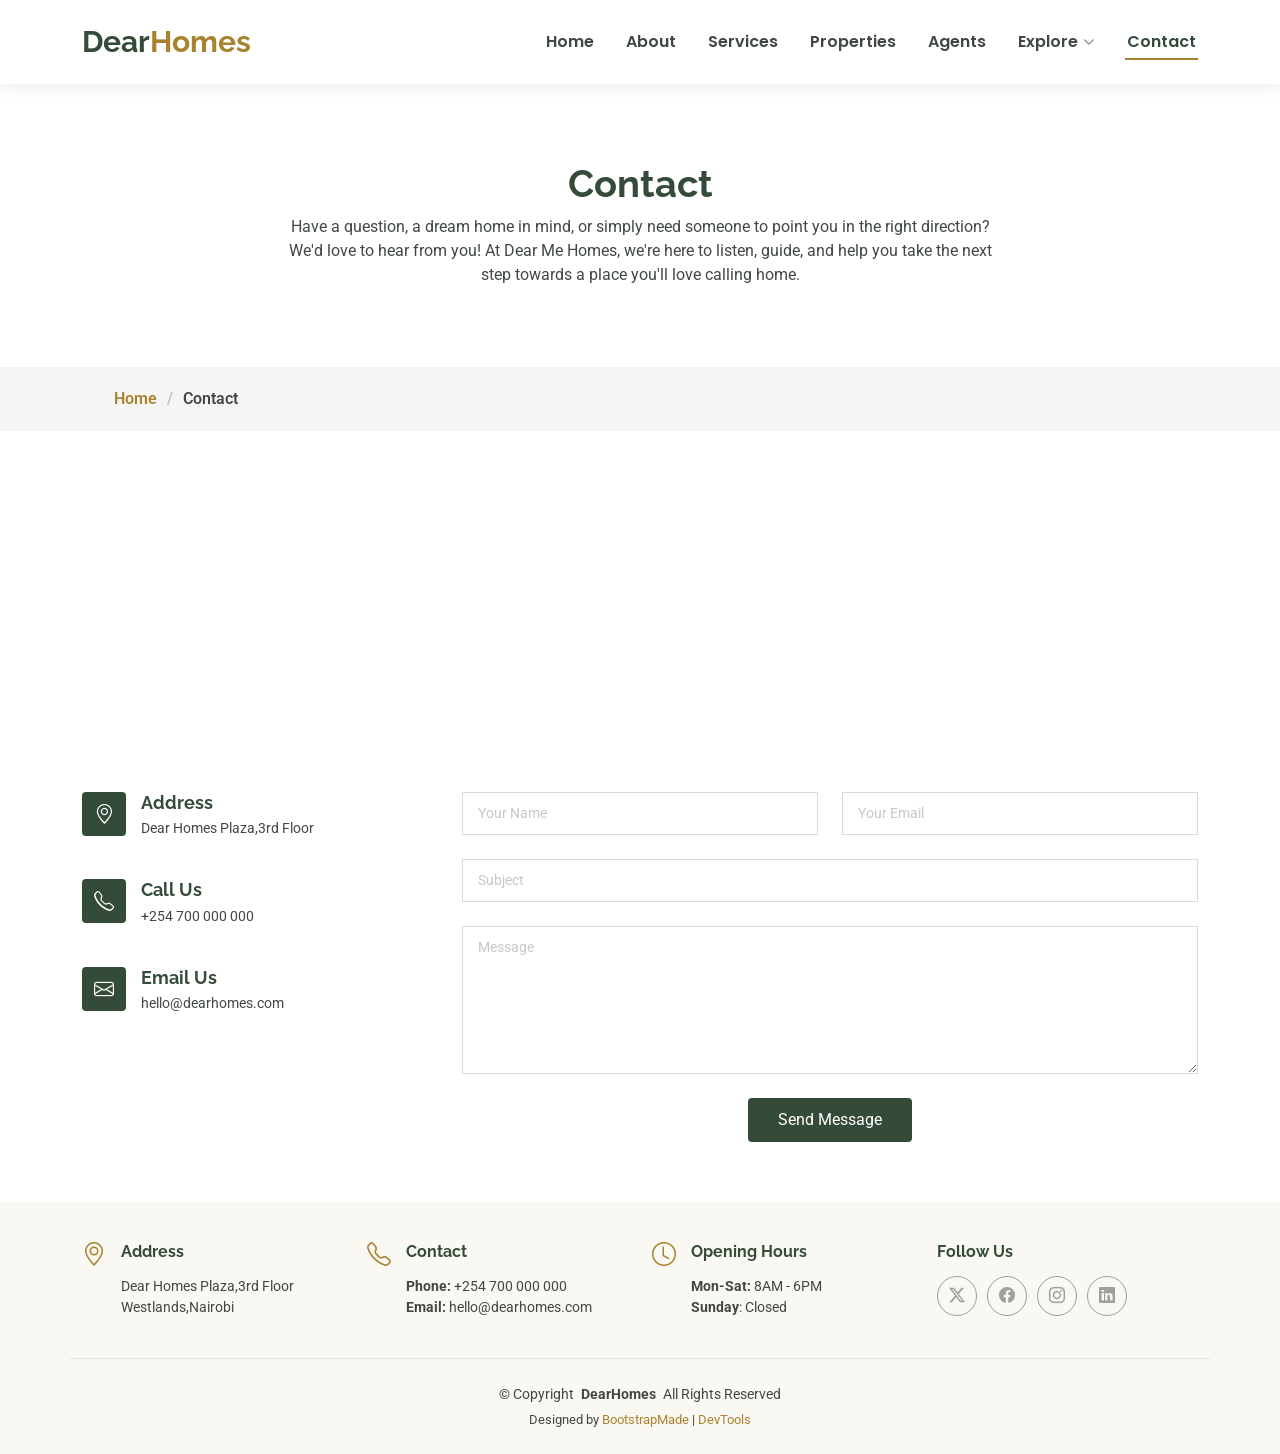
<file: EstateAgency/contact.html>
<!DOCTYPE html>
<html lang="en">

<head>
  <meta charset="utf-8">
  <meta content="width=device-width, initial-scale=1.0" name="viewport">
  <title>Contact -Dear Homes</title>
  <meta name="description" content="">
  <meta name="keywords" content="">

  <!-- Favicons -->
  <link href="assets/img/favicon.png" rel="icon">
  <link href="assets/img/apple-touch-icon.png" rel="apple-touch-icon">

  <!-- Fonts -->
  <link href="https://fonts.googleapis.com" rel="preconnect">
  <link href="https://fonts.gstatic.com" rel="preconnect" crossorigin>
  <link href="https://fonts.googleapis.com/css2?family=Roboto:ital,wght@0,100;0,300;0,400;0,500;0,700;0,900;1,100;1,300;1,400;1,500;1,700;1,900&family=Poppins:ital,wght@0,100;0,200;0,300;0,400;0,500;0,600;0,700;0,800;0,900;1,100;1,200;1,300;1,400;1,500;1,600;1,700;1,800;1,900&family=Raleway:ital,wght@0,100;0,200;0,300;0,400;0,500;0,600;0,700;0,800;0,900;1,100;1,200;1,300;1,400;1,500;1,600;1,700;1,800;1,900&display=swap" rel="stylesheet">

  <!-- Vendor CSS Files -->
  <link href="assets/vendor/bootstrap/css/bootstrap.min.css" rel="stylesheet">
  <link href="assets/vendor/bootstrap-icons/bootstrap-icons.css" rel="stylesheet">
  <link href="assets/vendor/aos/aos.css" rel="stylesheet">
  <link href="assets/vendor/fontawesome-free/css/all.min.css" rel="stylesheet">
  <link href="assets/vendor/swiper/swiper-bundle.min.css" rel="stylesheet">

  <!-- Main CSS File -->
  <link href="assets/css/main.css" rel="stylesheet">

  <!-- =======================================================
  * Template Name: EstateAgency
  * Template URL: https://bootstrapmade.com/real-estate-agency-bootstrap-template/
  * Updated: Apr 08 2026 with Bootstrap v5.3.8
  * Author: BootstrapMade.com
  * License: https://bootstrapmade.com/license/
  ======================================================== -->
</head>

<body class="contact-page">

  <header id="header" class="header d-flex align-items-center fixed-top">
    <div class="container-fluid container-xl position-relative d-flex align-items-center justify-content-between">

      <a href="index.html" class="logo d-flex align-items-center">
        <!-- Uncomment the line below if you also wish to use an image logo -->
        <!-- <img src="assets/img/logo.png" alt=""> -->
        <h1 class="sitename">Dear<span>Homes</span></h1>
      </a>

      <nav id="navmenu" class="navmenu">
        <ul>
          <li><a href="index.html">Home</a></li>
          <li><a href="about.html">About</a></li>
          <li><a href="services.html">Services</a></li>
          <li><a href="properties.html">Properties</a></li>
          <li><a href="agents.html">Agents</a></li>
          <li class="dropdown"><a href="#"><span>Explore</span> <i class="bi bi-chevron-down toggle-dropdown"></i></a>
            <ul>
              <li><a href="property-single.html">Featured Collections</a></li>
              <li class="dropdown"><a href="properties.html"><span>Property types</span> <i class="bi bi-chevron-down toggle-dropdown"></i></a>
                <ul>
                  <li><a href="properties.html">Houses</a></li>
                  <li><a href="properties.html">Apartments</a></li>
                  <li><a href="properties.html">Townhouses</a></li>
                  <li><a href="properties.html">Villas</a></li>
                  <li><a href="properties.html">Maisonettes</a></li>
                </ul>
              </li>
              <li><a href="properties.html">House for Sale</a></li>
              <li><a href="properties.html">Houses for Rent</a></li>
              <li><a href="service-details.html">Neighbourhood Guides</a></li>
            </ul>
          </li>
          <li><a href="contact.html" class="active">Contact</a></li>
        </ul>
        <i class="mobile-nav-toggle d-xl-none bi bi-list"></i>
      </nav>

    </div>
  </header>

  <main class="main">

    <!-- Page Title -->
    <div class="page-title" data-aos="fade">
      <div class="heading">
        <div class="container">
          <div class="row d-flex justify-content-center text-center">
            <div class="col-lg-8">
              <h1>Contact</h1>
              <p class="mb-0">Have a question, a dream home in mind, or simply need someone to point you in the right direction? We'd love
                 to hear from you! At Dear Me Homes, we're here to listen, guide, and help you take the next step towards a place you'll 
                 love calling home.</p>
            </div>
          </div>
        </div>
      </div>
      <nav class="breadcrumbs">
        <div class="container">
          <ol>
            <li><a href="index.html">Home</a></li>
            <li class="current">Contact</li>
          </ol>
        </div>
      </nav>
    </div><!-- End Page Title -->

    <!-- Contact Section -->
    <section id="contact" class="contact section">

      <div class="container" data-aos="fade-up" data-aos-delay="100">


<div class="mb-4" data-aos="fade-up" data-aos-delay="200">
    <iframe
        style="border:0; width:100%; height:270px;"
        src="https://www.google.com/maps?q=Dear+Home+Plaza,+Westlands,+Nairobi,+Kenya&output=embed"
        frameborder="0"
        allowfullscreen
        loading="lazy"
        referrerpolicy="no-referrer-when-downgrade">
    </iframe>
</div><!-- End Google Maps -->


        <div class="row gy-4">

          <div class="col-lg-4">
            <div class="info-item d-flex" data-aos="fade-up" data-aos-delay="300">
              <i class="bi bi-geo-alt flex-shrink-0"></i>
              <div>
                <h3>Address</h3>
                <p>Dear Homes Plaza,3rd Floor</p>
              </div>
            </div><!-- End Info Item -->

            <div class="info-item d-flex" data-aos="fade-up" data-aos-delay="400">
              <i class="bi bi-telephone flex-shrink-0"></i>
              <div>
                <h3>Call Us</h3>
                <p>+254 700 000 000</p>
              </div>
            </div><!-- End Info Item -->

            <div class="info-item d-flex" data-aos="fade-up" data-aos-delay="500">
              <i class="bi bi-envelope flex-shrink-0"></i>
              <div>
                <h3>Email Us</h3>
                <p>hello@dearhomes.com</p>
              </div>
            </div><!-- End Info Item -->

          </div>

          <div class="col-lg-8">
            <form action="forms/contact.php" method="post" class="php-email-form" data-aos="fade-up" data-aos-delay="200">
              <div class="row gy-4">

                <div class="col-md-6">
                  <input type="text" name="name" class="form-control" placeholder="Your Name" required="">
                </div>

                <div class="col-md-6 ">
                  <input type="email" class="form-control" name="email" placeholder="Your Email" required="">
                </div>

                <div class="col-md-12">
                  <input type="text" class="form-control" name="subject" placeholder="Subject" required="">
                </div>

                <div class="col-md-12">
                  <textarea class="form-control" name="message" rows="6" placeholder="Message" required=""></textarea>
                </div>

                <div class="col-md-12 text-center">
                  <div class="loading">Loading</div>
                  <div class="error-message"></div>
                  <div class="sent-message">Your message has been sent. Thank you!</div>

                  <button type="submit">Send Message</button>
                </div>

              </div>
            </form>
          </div><!-- End Contact Form -->

        </div>

      </div>

    </section><!-- /Contact Section -->

  </main>

  <footer id="footer" class="footer light-background">

    <div class="container">
      <div class="row gy-3">
        <div class="col-lg-3 col-md-6 d-flex">
          <i class="bi bi-geo-alt icon"></i>
          <div class="address">
            <h4>Address</h4>
            <p>Dear Homes Plaza,3rd Floor</p>
            <p>Westlands,Nairobi</p>
            <p></p>
          </div>

        </div>

        <div class="col-lg-3 col-md-6 d-flex">
          <i class="bi bi-telephone icon"></i>
          <div>
            <h4>Contact</h4>
            <p>
              <strong>Phone:</strong> <span>+254 700 000 000</span><br>
              <strong>Email:</strong> <span>hello@dearhomes.com</span><br>
            </p>
          </div>
        </div>

        <div class="col-lg-3 col-md-6 d-flex">
          <i class="bi bi-clock icon"></i>
          <div>
            <h4>Opening Hours</h4>
            <p>
              <strong>Mon-Sat:</strong> <span>8AM - 6PM</span><br>
              <strong>Sunday</strong>: <span>Closed</span>
            </p>
          </div>
        </div>

        <div class="col-lg-3 col-md-6">
          <h4>Follow Us</h4>
          <div class="social-links d-flex">
            <a href="#" class="twitter"><i class="bi bi-twitter-x"></i></a>
            <a href="#" class="facebook"><i class="bi bi-facebook"></i></a>
            <a href="#" class="instagram"><i class="bi bi-instagram"></i></a>
            <a href="#" class="linkedin"><i class="bi bi-linkedin"></i></a>
          </div>
        </div>

      </div>
    </div>

    <div class="container copyright text-center mt-4">
      <p>© <span>Copyright</span> <strong class="px-1 sitename">DearHomes</strong> <span>All Rights Reserved</span></p>
      <div class="credits">
        <!-- All the links in the footer should remain intact. -->
        <!-- You can delete the links only if you've purchased the pro version. -->
        <!-- Licensing information: https://bootstrapmade.com/license/ -->
        <!-- Purchase the pro version with working PHP/AJAX contact form: [buy-url] -->
        Designed by <a href="https://bootstrapmade.com/">BootstrapMade</a> | <a href="https://bootstrapmade.com/tools/">DevTools</a>
      </div>
    </div>

  </footer>

  <!-- Scroll Top -->
  <a href="#" id="scroll-top" class="scroll-top d-flex align-items-center justify-content-center"><i class="bi bi-arrow-up-short"></i></a>

  <!-- Preloader -->
  <div id="preloader"></div>

  <!-- Vendor JS Files -->
  <script src="assets/vendor/bootstrap/js/bootstrap.bundle.min.js"></script>
  <script src="assets/vendor/php-email-form/validate.js"></script>
  <script src="assets/vendor/aos/aos.js"></script>
  <script src="assets/vendor/swiper/swiper-bundle.min.js"></script>
  <script src="assets/vendor/purecounter/purecounter_vanilla.js"></script>

  <!-- Main JS File -->
  <script src="assets/js/main.js"></script>

</body>

</html>
</file>
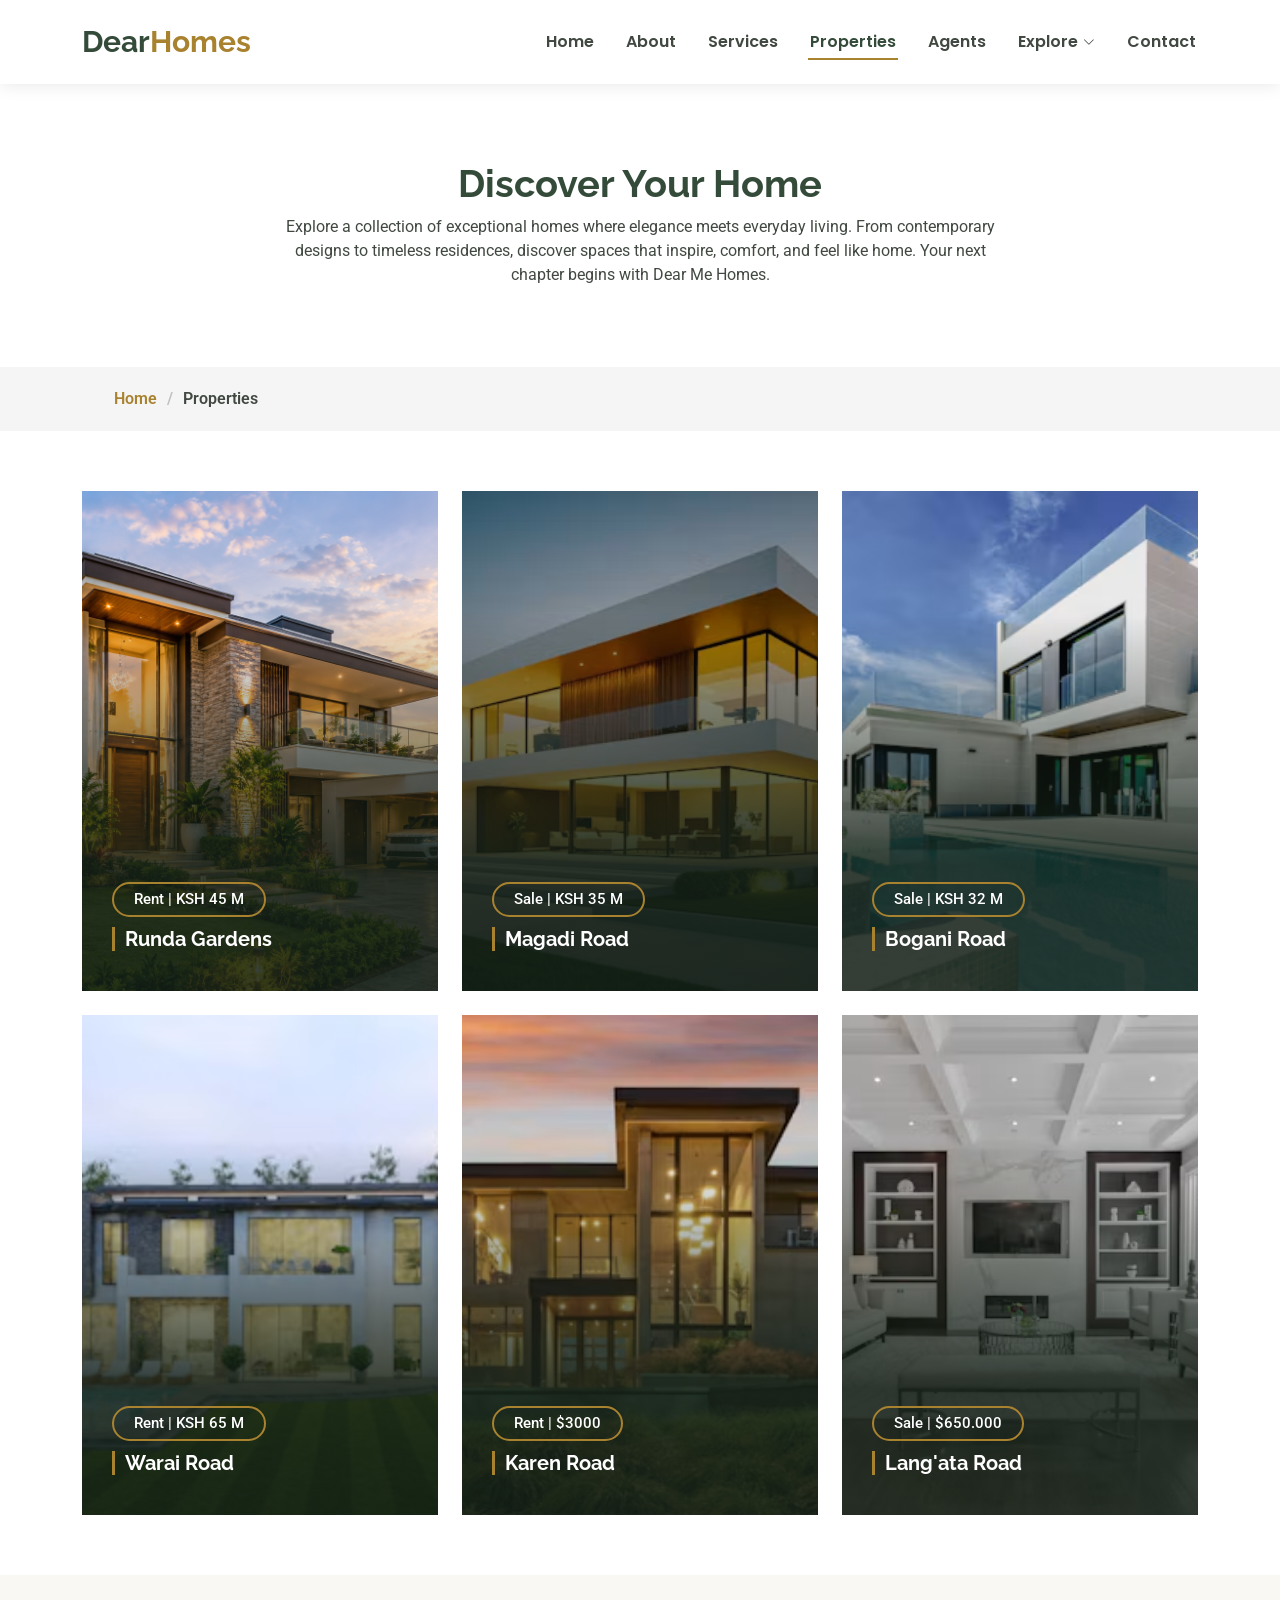
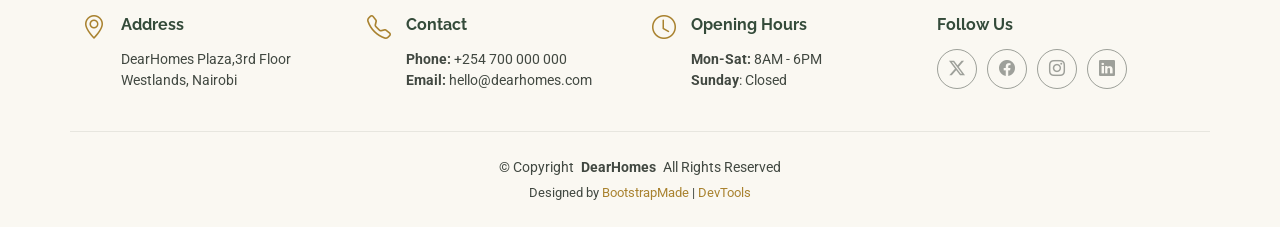
<file: EstateAgency/properties.html>
<!DOCTYPE html>
<html lang="en">

<head>
  <meta charset="utf-8">
  <meta content="width=device-width, initial-scale=1.0" name="viewport">
  <title>Properties -Dear Homes</title>
  <meta name="description" content="">
  <meta name="keywords" content="">

  <!-- Favicons -->
  <link href="assets/img/favicon.png" rel="icon">
  <link href="assets/img/apple-touch-icon.png" rel="apple-touch-icon">

  <!-- Fonts -->
  <link href="https://fonts.googleapis.com" rel="preconnect">
  <link href="https://fonts.gstatic.com" rel="preconnect" crossorigin>
  <link href="https://fonts.googleapis.com/css2?family=Roboto:ital,wght@0,100;0,300;0,400;0,500;0,700;0,900;1,100;1,300;1,400;1,500;1,700;1,900&family=Poppins:ital,wght@0,100;0,200;0,300;0,400;0,500;0,600;0,700;0,800;0,900;1,100;1,200;1,300;1,400;1,500;1,600;1,700;1,800;1,900&family=Raleway:ital,wght@0,100;0,200;0,300;0,400;0,500;0,600;0,700;0,800;0,900;1,100;1,200;1,300;1,400;1,500;1,600;1,700;1,800;1,900&display=swap" rel="stylesheet">

  <!-- Vendor CSS Files -->
  <link href="assets/vendor/bootstrap/css/bootstrap.min.css" rel="stylesheet">
  <link href="assets/vendor/bootstrap-icons/bootstrap-icons.css" rel="stylesheet">
  <link href="assets/vendor/aos/aos.css" rel="stylesheet">
  <link href="assets/vendor/fontawesome-free/css/all.min.css" rel="stylesheet">
  <link href="assets/vendor/swiper/swiper-bundle.min.css" rel="stylesheet">

  <!-- Main CSS File -->
  <link href="assets/css/main.css" rel="stylesheet">

  <!-- =======================================================
  * Template Name: EstateAgency
  * Template URL: https://bootstrapmade.com/real-estate-agency-bootstrap-template/
  * Updated: Apr 08 2026 with Bootstrap v5.3.8
  * Author: BootstrapMade.com
  * License: https://bootstrapmade.com/license/
  ======================================================== -->
</head>

<body class="properties-page">

  <header id="header" class="header d-flex align-items-center fixed-top">
    <div class="container-fluid container-xl position-relative d-flex align-items-center justify-content-between">

      <a href="index.html" class="logo d-flex align-items-center">
        <!-- Uncomment the line below if you also wish to use an image logo -->
        <!-- <img src="assets/img/logo.png" alt=""> -->
        <h1 class="sitename">Dear<span>Homes</span></h1>
      </a>

      <nav id="navmenu" class="navmenu">
        <ul>
          <li><a href="index.html">Home</a></li>
          <li><a href="about.html">About</a></li>
          <li><a href="services.html">Services</a></li>
          <li><a href="properties.html" class="active">Properties</a></li>
          <li><a href="agents.html">Agents</a></li>
          <li class="dropdown"><a href="#"><span>Explore</span> <i class="bi bi-chevron-down toggle-dropdown"></i></a>
            <ul>
              <li><a href="property-single.html">Featured Collections</a></li>
              <li class="dropdown"><a href="properties.html"><span>Property types</span> <i class="bi bi-chevron-down toggle-dropdown"></i></a>
                <ul>
                  <li><a href="properties.html">Houses</a></li>
                  <li><a href="properties.html">Apartments</a></li>
                  <li><a href="properties.html">Townhouses</a></li>
                  <li><a href="properties.html">Villas</a></li>
                  <li><a href="properties.html">Maisonettes</a></li>
                </ul>
              </li>
              <li><a href="properties.html">House for Sale</a></li>
              <li><a href="properties.html">House for Rent</a></li>
              <li><a href="properties.html">Neighbourhood Guides</a></li>
            </ul>
          </li>
          <li><a href="contact.html">Contact</a></li>
        </ul>
        <i class="mobile-nav-toggle d-xl-none bi bi-list"></i>
      </nav>

    </div>
  </header>

  <main class="main">

    <!-- Page Title -->
    <div class="page-title" data-aos="fade">
      <div class="heading">
        <div class="container">
          <div class="row d-flex justify-content-center text-center">
            <div class="col-lg-8">
              <h1>Discover Your Home</h1>
              <p class="mb-0">Explore a collection of exceptional homes where elegance meets everyday living. From contemporary designs to timeless residences, discover spaces that inspire, comfort, and feel like home. Your next chapter begins with Dear Me Homes.</p>
            </div>
          </div>
        </div>
      </div>
      <nav class="breadcrumbs">
        <div class="container">
          <ol>
            <li><a href="index.html">Home</a></li>
            <li class="current">Properties</li>
          </ol>
        </div>
      </nav>
    </div><!-- End Page Title -->

    <!-- Real Estate Section -->
    <section id="real-estate" class="real-estate section">

      <div class="container">

        <div class="row gy-4">

          <div class="col-xl-4 col-md-6" data-aos="fade-up" data-aos-delay="100">
            <div class="card">
              <img src="assets/img/properties/property-1.png" alt="" class="img-fluid">
              <div class="card-body">
                <span class="sale-rent">Rent | KSH 45 M</span>
                <h3><a href="property-single.html" class="stretched-link">Runda Gardens</a></h3>
                <div class="card-content d-flex flex-column justify-content-center text-center">
                  <div class="row propery-info">
                    <div class="col">Area</div>
                    <div class="col">Beds</div>
                    <div class="col">Baths</div>
                    <div class="col">Garages</div>
                  </div>
                  <div class="row">
                    <div class="col">340m2</div>
                    <div class="col">5</div>
                    <div class="col">2</div>
                    <div class="col">1</div>
                  </div>
                </div>
              </div>
            </div>
          </div><!-- End Property Item -->

          <div class="col-xl-4 col-md-6" data-aos="fade-up" data-aos-delay="200">
            <div class="card">
              <img src="assets/img/properties/property-2.png" alt="" class="img-fluid">
              <div class="card-body">
                <span class="sale-rent">Sale | KSH 35 M</span>
                <h3><a href="property-single.html" class="stretched-link">Magadi Road</a></h3>
                <div class="card-content d-flex flex-column justify-content-center text-center">
                  <div class="row propery-info">
                    <div class="col">Area</div>
                    <div class="col">Beds</div>
                    <div class="col">Baths</div>
                    <div class="col">Garages</div>
                  </div>
                  <div class="row">
                    <div class="col">340m2</div>
                    <div class="col">5</div>
                    <div class="col">2</div>
                    <div class="col">1</div>
                  </div>
                </div>
              </div>
            </div>
          </div><!-- End Property Item -->

          <div class="col-xl-4 col-md-6" data-aos="fade-up" data-aos-delay="300">
            <div class="card">
              <img src="assets/img/properties/property-3.png" alt="" class="img-fluid">
              <div class="card-body">
                <span class="sale-rent">Sale | KSH 32 M</span>
                <h3><a href="property-single.html" class="stretched-link">Bogani Road</a></h3>
                <div class="card-content d-flex flex-column justify-content-center text-center">
                  <div class="row propery-info">
                    <div class="col">Area</div>
                    <div class="col">Beds</div>
                    <div class="col">Baths</div>
                    <div class="col">Garages</div>
                  </div>
                  <div class="row">
                    <div class="col">340m2</div>
                    <div class="col">5</div>
                    <div class="col">2</div>
                    <div class="col">1</div>
                  </div>
                </div>
              </div>
            </div>
          </div><!-- End Property Item -->

          <div class="col-xl-4 col-md-6" data-aos="fade-up" data-aos-delay="400">
            <div class="card">
              <img src="assets/img/properties/property-4.png" alt="" class="img-fluid">
              <div class="card-body">
                <span class="sale-rent">Rent | KSH 65 M</span>
                <h3><a href="property-single.html" class="stretched-link">Warai Road</a></h3>
                <div class="card-content d-flex flex-column justify-content-center text-center">
                  <div class="row propery-info">
                    <div class="col">Area</div>
                    <div class="col">Beds</div>
                    <div class="col">Baths</div>
                    <div class="col">Garages</div>
                  </div>
                  <div class="row">
                    <div class="col">340m2</div>
                    <div class="col">5</div>
                    <div class="col">2</div>
                    <div class="col">1</div>
                  </div>
                </div>
              </div>
            </div>
          </div><!-- End Property Item -->

          <div class="col-xl-4 col-md-6" data-aos="fade-up" data-aos-delay="500">
            <div class="card">
              <img src="assets/img/properties/property-5.png" alt="" class="img-fluid">
              <div class="card-body">
                <span class="sale-rent">Rent | $3000</span>
                <h3><a href="property-single.html" class="stretched-link">Karen Road</a></h3>
                <div class="card-content d-flex flex-column justify-content-center text-center">
                  <div class="row propery-info">
                    <div class="col">Area</div>
                    <div class="col">Beds</div>
                    <div class="col">Baths</div>
                    <div class="col">Garages</div>
                  </div>
                  <div class="row">
                    <div class="col">340m2</div>
                    <div class="col">5</div>
                    <div class="col">2</div>
                    <div class="col">1</div>
                  </div>
                </div>
              </div>
            </div>
          </div><!-- End Property Item -->

          <div class="col-xl-4 col-md-6" data-aos="fade-up" data-aos-delay="600">
            <div class="card">
              <img src="assets/img/properties/property-6.png" alt="" class="img-fluid">
              <div class="card-body">
                <span class="sale-rent">Sale | $650.000</span>
                <h3><a href="property-single.html" class="stretched-link">Lang'ata Road</a></h3>
                <div class="card-content d-flex flex-column justify-content-center text-center">
                  <div class="row propery-info">
                    <div class="col">Area</div>
                    <div class="col">Beds</div>
                    <div class="col">Baths</div>
                    <div class="col">Garages</div>
                  </div>
                  <div class="row">
                    <div class="col">340m2</div>
                    <div class="col">5</div>
                    <div class="col">2</div>
                    <div class="col">1</div>
                  </div>
                </div>
              </div>
            </div>
          </div><!-- End Property Item -->

        </div>

      </div>

    </section><!-- /Real Estate Section -->

  </main>

  <footer id="footer" class="footer light-background">

    <div class="container">
      <div class="row gy-3">
        <div class="col-lg-3 col-md-6 d-flex">
          <i class="bi bi-geo-alt icon"></i>
          <div class="address">
            <h4>Address</h4>
            <p>DearHomes Plaza,3rd Floor</p>
            <p>Westlands, Nairobi</p>
            <p></p>
          </div>

        </div>

        <div class="col-lg-3 col-md-6 d-flex">
          <i class="bi bi-telephone icon"></i>
          <div>
            <h4>Contact</h4>
            <p>
              <strong>Phone:</strong> <span>+254 700 000 000</span><br>
              <strong>Email:</strong> <span>hello@dearhomes.com</span><br>
            </p>
          </div>
        </div>

        <div class="col-lg-3 col-md-6 d-flex">
          <i class="bi bi-clock icon"></i>
          <div>
            <h4>Opening Hours</h4>
            <p>
              <strong>Mon-Sat:</strong> <span>8AM - 6PM</span><br>
              <strong>Sunday</strong>: <span>Closed</span>
            </p>
          </div>
        </div>

        <div class="col-lg-3 col-md-6">
          <h4>Follow Us</h4>
          <div class="social-links d-flex">
            <a href="#" class="twitter"><i class="bi bi-twitter-x"></i></a>
            <a href="#" class="facebook"><i class="bi bi-facebook"></i></a>
            <a href="#" class="instagram"><i class="bi bi-instagram"></i></a>
            <a href="#" class="linkedin"><i class="bi bi-linkedin"></i></a>
          </div>
        </div>

      </div>
    </div>

    <div class="container copyright text-center mt-4">
      <p>© <span>Copyright</span> <strong class="px-1 sitename">DearHomes</strong> <span>All Rights Reserved</span></p>
      <div class="credits">
        <!-- All the links in the footer should remain intact. -->
        <!-- You can delete the links only if you've purchased the pro version. -->
        <!-- Licensing information: https://bootstrapmade.com/license/ -->
        <!-- Purchase the pro version with working PHP/AJAX contact form: [buy-url] -->
        Designed by <a href="https://bootstrapmade.com/">BootstrapMade</a> | <a href="https://bootstrapmade.com/tools/">DevTools</a>
      </div>
    </div>

  </footer>

  <!-- Scroll Top -->
  <a href="#" id="scroll-top" class="scroll-top d-flex align-items-center justify-content-center"><i class="bi bi-arrow-up-short"></i></a>

  <!-- Preloader -->
  <div id="preloader"></div>

  <!-- Vendor JS Files -->
  <script src="assets/vendor/bootstrap/js/bootstrap.bundle.min.js"></script>
  <script src="assets/vendor/php-email-form/validate.js"></script>
  <script src="assets/vendor/aos/aos.js"></script>
  <script src="assets/vendor/swiper/swiper-bundle.min.js"></script>
  <script src="assets/vendor/purecounter/purecounter_vanilla.js"></script>

  <!-- Main JS File -->
  <script src="assets/js/main.js"></script>

</body>

</html>
</file>
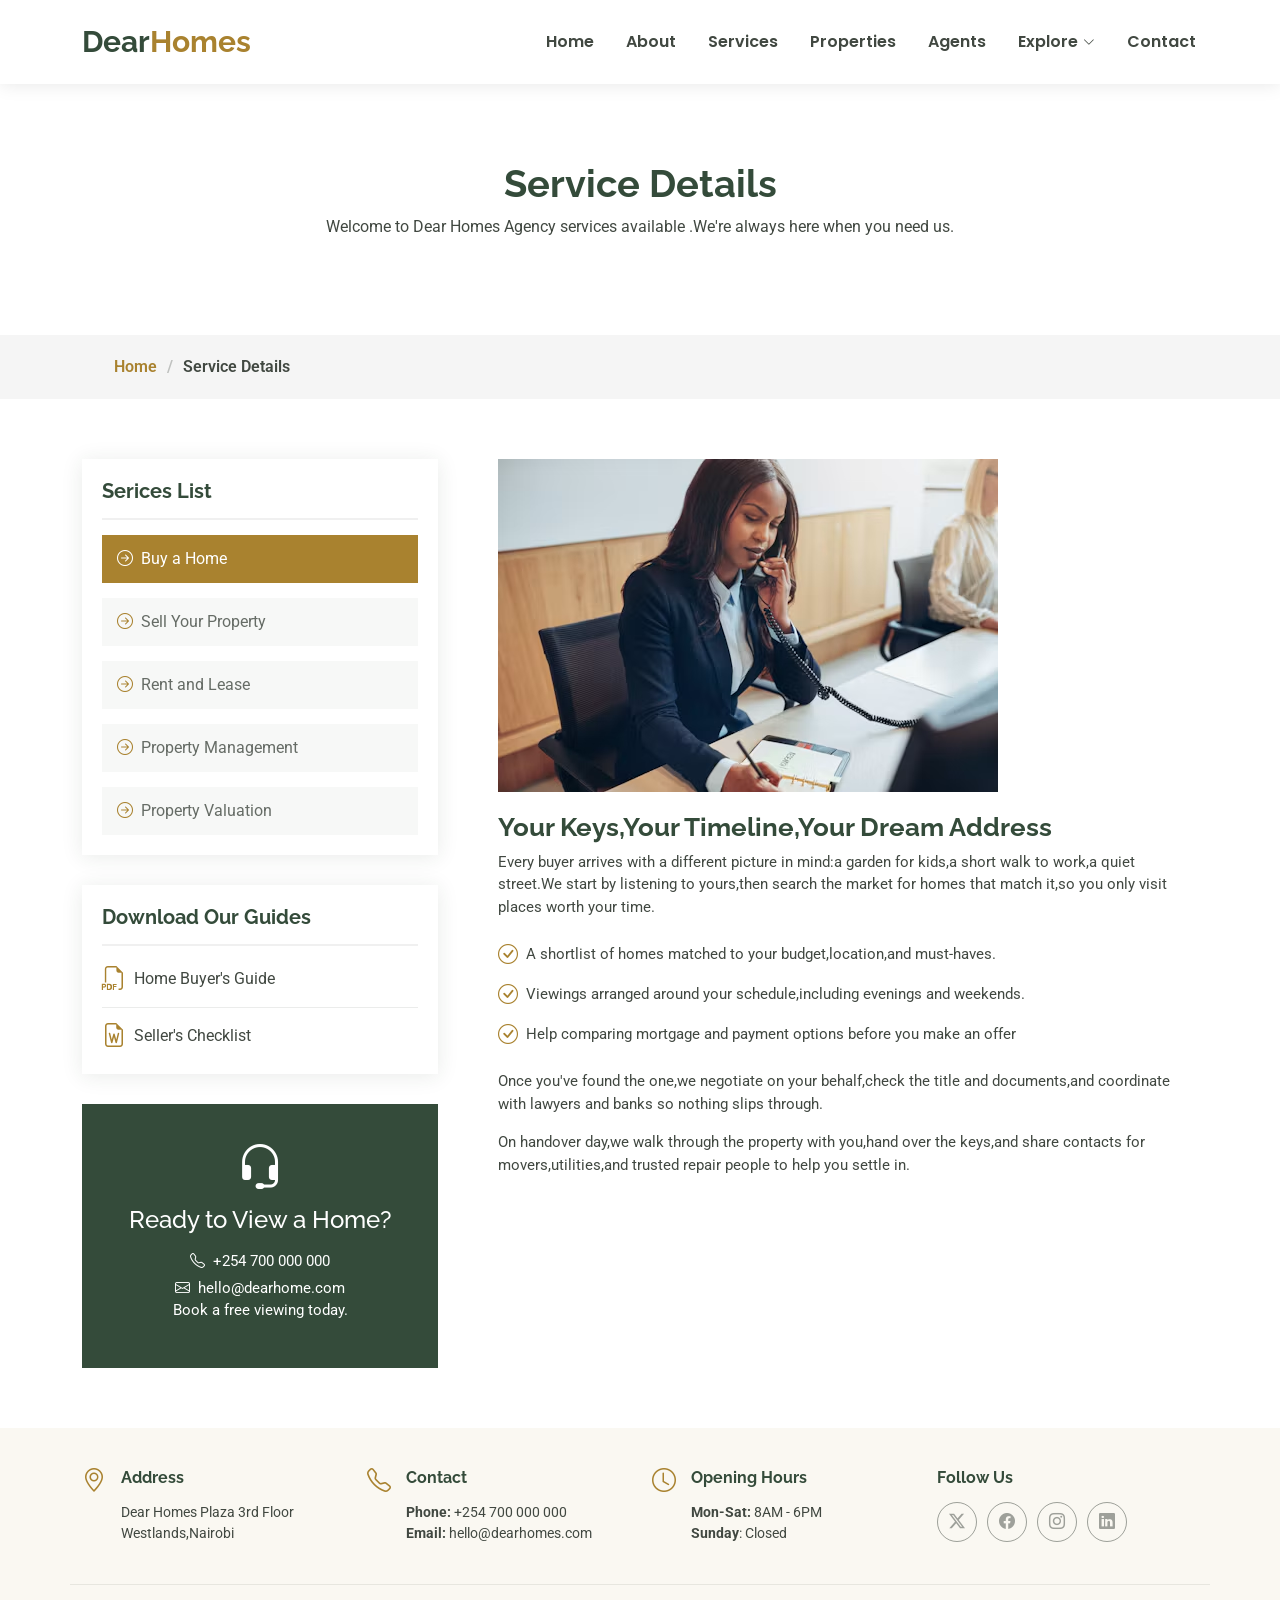
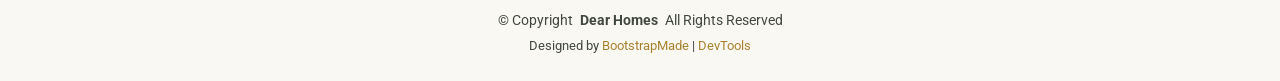
<file: EstateAgency/service-details.html>
<!DOCTYPE html>
<html lang="en">

<head>
  <meta charset="utf-8">
  <meta content="width=device-width, initial-scale=1.0" name="viewport">
  <title>Service Details - Dear Home</title>
  <meta name="description" content="">
  <meta name="keywords" content="">

  <!-- Favicons -->
  <link href="assets/img/favicon.png" rel="icon">
  <link href="assets/img/apple-touch-icon.png" rel="apple-touch-icon">

  <!-- Fonts -->
  <link href="https://fonts.googleapis.com" rel="preconnect">
  <link href="https://fonts.gstatic.com" rel="preconnect" crossorigin>
  <link href="https://fonts.googleapis.com/css2?family=Roboto:ital,wght@0,100;0,300;0,400;0,500;0,700;0,900;1,100;1,300;1,400;1,500;1,700;1,900&family=Poppins:ital,wght@0,100;0,200;0,300;0,400;0,500;0,600;0,700;0,800;0,900;1,100;1,200;1,300;1,400;1,500;1,600;1,700;1,800;1,900&family=Raleway:ital,wght@0,100;0,200;0,300;0,400;0,500;0,600;0,700;0,800;0,900;1,100;1,200;1,300;1,400;1,500;1,600;1,700;1,800;1,900&display=swap" rel="stylesheet">

  <!-- Vendor CSS Files -->
  <link href="assets/vendor/bootstrap/css/bootstrap.min.css" rel="stylesheet">
  <link href="assets/vendor/bootstrap-icons/bootstrap-icons.css" rel="stylesheet">
  <link href="assets/vendor/aos/aos.css" rel="stylesheet">
  <link href="assets/vendor/fontawesome-free/css/all.min.css" rel="stylesheet">
  <link href="assets/vendor/swiper/swiper-bundle.min.css" rel="stylesheet">

  <!-- Main CSS File -->
  <link href="assets/css/main.css" rel="stylesheet">

  <!-- =======================================================
  * Template Name: EstateAgency
  * Template URL: https://bootstrapmade.com/real-estate-agency-bootstrap-template/
  * Updated: Apr 08 2026 with Bootstrap v5.3.8
  * Author: BootstrapMade.com
  * License: https://bootstrapmade.com/license/
  ======================================================== -->
</head>

<body class="service-details-page">

  <header id="header" class="header d-flex align-items-center fixed-top">
    <div class="container-fluid container-xl position-relative d-flex align-items-center justify-content-between">

      <a href="index.html" class="logo d-flex align-items-center">
        <!-- Uncomment the line below if you also wish to use an image logo -->
        <!-- <img src="assets/img/logo.png" alt=""> -->
        <h1 class="sitename">Dear<span>Homes</span></h1>
      </a>

      <nav id="navmenu" class="navmenu">
        <ul>
          <li><a href="index.html">Home</a></li>
          <li><a href="about.html">About</a></li>
          <li><a href="services.html">Services</a></li>
          <li><a href="properties.html">Properties</a></li>
          <li><a href="agents.html">Agents</a></li>
          <li class="dropdown"><a href="#"><span>Explore</span> <i class="bi bi-chevron-down toggle-dropdown"></i></a>
            <ul>
              <li><a href="#">Properties</a></li>
              <li class="dropdown"><a href="properties.html"><span>Property types</span> <i class="bi bi-chevron-down toggle-dropdown"></i></a>
                <ul>
                  <li><a href="properties.html">Houses</a></li>
                  <li><a href="properties.html">Apartments</a></li>
                  <li><a href="properties.html">Townhouses</a></li>
                  <li><a href="properties.html">Villas</a></li>
                  <li><a href="properties.html">Maisonettes</a></li>
                </ul>
              </li>
              <li><a href="properties.html">House for Sale</a></li>
              <li><a href="properties.html">House for Rent</a></li>
              <li><a href="service-details.html">Neighbourhood Guides</a></li>
            </ul>
          </li>
          <li><a href="contact.html">Contact</a></li>
        </ul>
        <i class="mobile-nav-toggle d-xl-none bi bi-list"></i>
      </nav>

    </div>
  </header>

  <main class="main">

    <!-- Page Title -->
    <div class="page-title" data-aos="fade">
      <div class="heading">
        <div class="container">
          <div class="row d-flex justify-content-center text-center">
            <div class="col-lg-8">
              <h1>Service Details</h1>
              <p>Welcome to Dear Homes Agency services available .We're always here when you need us.</p>
            </div>
          </div>
        </div>
      </div>
      <nav class="breadcrumbs">
        <div class="container">
          <ol>
            <li><a href="index.html">Home</a></li>
            <li class="current">Service Details</li>
          </ol>
        </div>
      </nav>
    </div><!-- End Page Title -->

    <!-- Service Details Section -->
    <section id="service-details" class="service-details section">

      <div class="container">

        <div class="row gy-5">

          <div class="col-lg-4" data-aos="fade-up" data-aos-delay="100">

            <div class="service-box">
              <h4>Serices List</h4>
              <div class="services-list">
                <a href="#" class="active"><i class="bi bi-arrow-right-circle"></i><span>Buy a Home</span></a>
                <a href="#"><i class="bi bi-arrow-right-circle"></i><span>Sell Your Property</span></a>
                <a href="#"><i class="bi bi-arrow-right-circle"></i><span>Rent and Lease</span></a>
                <a href="#"><i class="bi bi-arrow-right-circle"></i><span>Property Management</span></a>
                <a href="#"><i class="bi bi-arrow-right-circle"></i><span>Property Valuation</span></a>
              </div>
            </div><!-- End Services List -->

            <div class="service-box">
              <h4>Download Our Guides</h4>
              <div class="download-catalog">
                <a href="#"><i class="bi bi-filetype-pdf"></i><span>Home Buyer's Guide</span></a>
                <a href="#"><i class="bi bi-file-earmark-word"></i><span>Seller's Checklist</span></a>
              </div>
            </div><!-- End Services List -->

            <div class="help-box d-flex flex-column justify-content-center align-items-center">
              <i class="bi bi-headset help-icon"></i>
              <h4>Ready to View a Home?</h4>
              <p class="d-flex align-items-center mt-2 mb-0"><i class="bi bi-telephone me-2"></i> <span>+254 700 000 000</span></p>
              <p class="d-flex align-items-center mt-1 mb-0"><i class="bi bi-envelope me-2"></i> <a href="mailto:hello@dearhome.com">
                hello@dearhome.com</a></p>
              <p>Book a free viewing today.</p>
            </div>

          </div>

          <div class="col-lg-8 ps-lg-5" data-aos="fade-up" data-aos-delay="200">
            <img src="assets/img/service.png" alt="" class="img-fluid services-img">
            <h3>Your Keys,Your Timeline,Your Dream Address</h3>
            <p>
              Every buyer arrives with a different picture in mind:a garden for kids,a short walk to work,a quiet street.We start by listening to yours,then search the market for homes that match it,so you only visit places worth your time.
            </p>
            <ul>
              <li><i class="bi bi-check-circle"></i> <span>A shortlist of homes matched to your budget,location,and must-haves.</span></li>
              <li><i class="bi bi-check-circle"></i> <span>Viewings arranged around your schedule,including evenings and weekends.</span></li>
              <li><i class="bi bi-check-circle"></i> <span>Help comparing mortgage and payment options before you make an offer</span></li>
            </ul>
            <p>
              Once you've found the one,we negotiate on your behalf,check the title and documents,and coordinate with lawyers and banks 
              so nothing slips through.

              <p>
          On handover day,we walk through the property with you,hand over the keys,and share contacts for movers,utilities,and trusted repair people to help you settle in.
              
            </p>
          </div>

        </div>

      </div>

    </section><!-- /Service Details Section -->

  </main>

  <footer id="footer" class="footer light-background">

    <div class="container">
      <div class="row gy-3">
        <div class="col-lg-3 col-md-6 d-flex">
          <i class="bi bi-geo-alt icon"></i>
          <div class="address">
            <h4>Address</h4>
            <p>Dear Homes Plaza 3rd Floor</p>
            <p>Westlands,Nairobi</p>
            <p></p>
          </div>

        </div>

        <div class="col-lg-3 col-md-6 d-flex">
          <i class="bi bi-telephone icon"></i>
          <div>
            <h4>Contact</h4>
            <p>
              <strong>Phone:</strong> <span>+254 700 000 000</span><br>
              <strong>Email:</strong> <span>hello@dearhomes.com</span><br>
            </p>
          </div>
        </div>

        <div class="col-lg-3 col-md-6 d-flex">
          <i class="bi bi-clock icon"></i>
          <div>
            <h4>Opening Hours</h4>
            <p>
              <strong>Mon-Sat:</strong> <span>8AM - 6PM</span><br>
              <strong>Sunday</strong>: <span>Closed</span>
            </p>
          </div>
        </div>

        <div class="col-lg-3 col-md-6">
          <h4>Follow Us</h4>
          <div class="social-links d-flex">
            <a href="#" class="twitter"><i class="bi bi-twitter-x"></i></a>
            <a href="#" class="facebook"><i class="bi bi-facebook"></i></a>
            <a href="#" class="instagram"><i class="bi bi-instagram"></i></a>
            <a href="#" class="linkedin"><i class="bi bi-linkedin"></i></a>
          </div>
        </div>

      </div>
    </div>

    <div class="container copyright text-center mt-4">
      <p>© <span>Copyright</span> <strong class="px-1 sitename">Dear Homes</strong> <span>All Rights Reserved</span></p>
      <div class="credits">
        <!-- All the links in the footer should remain intact. -->
        <!-- You can delete the links only if you've purchased the pro version. -->
        <!-- Licensing information: https://bootstrapmade.com/license/ -->
        <!-- Purchase the pro version with working PHP/AJAX contact form: [buy-url] -->
        Designed by <a href="https://bootstrapmade.com/">BootstrapMade</a> | <a href="https://bootstrapmade.com/tools/">DevTools</a>
      </div>
    </div>

  </footer>

  <!-- Scroll Top -->
  <a href="#" id="scroll-top" class="scroll-top d-flex align-items-center justify-content-center"><i class="bi bi-arrow-up-short"></i></a>

  <!-- Preloader -->
  <div id="preloader"></div>

  <!-- Vendor JS Files -->
  <script src="assets/vendor/bootstrap/js/bootstrap.bundle.min.js"></script>
  <script src="assets/vendor/php-email-form/validate.js"></script>
  <script src="assets/vendor/aos/aos.js"></script>
  <script src="assets/vendor/swiper/swiper-bundle.min.js"></script>
  <script src="assets/vendor/purecounter/purecounter_vanilla.js"></script>

  <!-- Main JS File -->
  <script src="assets/js/main.js"></script>

</body>

</html>
</file>
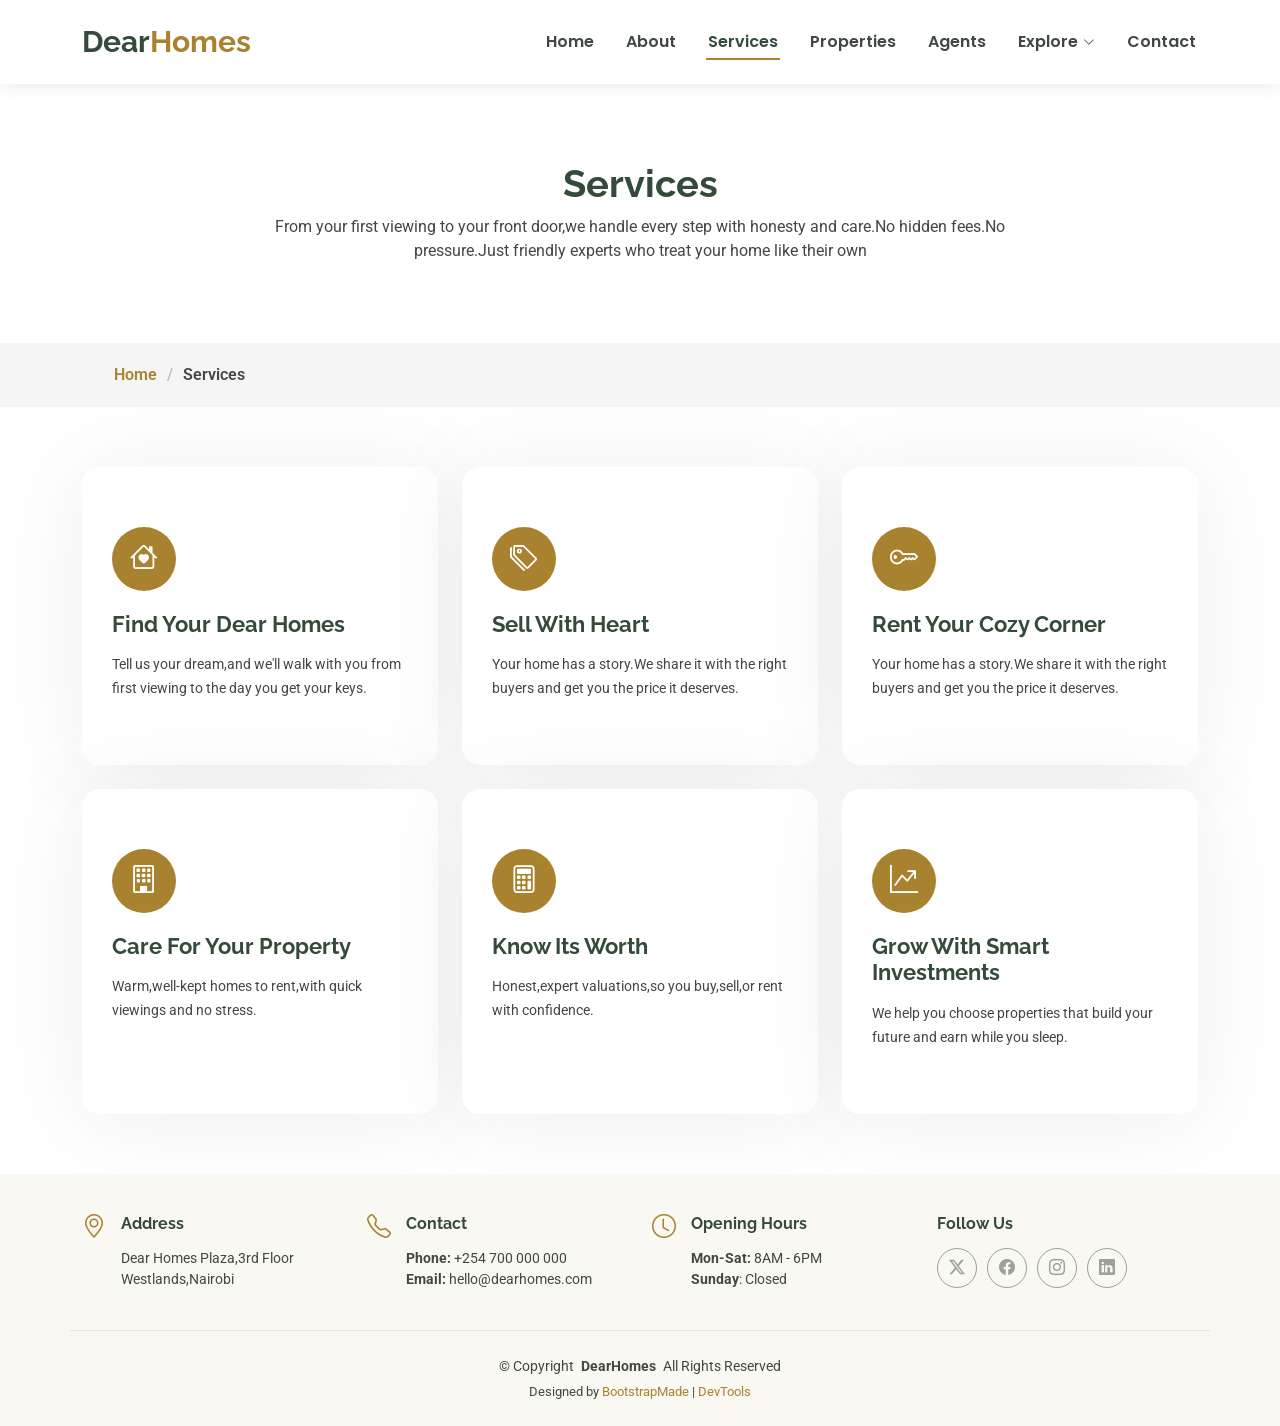
<file: EstateAgency/services.html>
<!DOCTYPE html>
<html lang="en">

<head>
  <meta charset="utf-8">
  <meta content="width=device-width, initial-scale=1.0" name="viewport">
  <title>Services - DearHomes</title>
  <meta name="description" content="">
  <meta name="keywords" content="">

  <!-- Favicons -->
  <link href="assets/img/favicon.png" rel="icon">
  <link href="assets/img/apple-touch-icon.png" rel="apple-touch-icon">

  <!-- Fonts -->
  <link href="https://fonts.googleapis.com" rel="preconnect">
  <link href="https://fonts.gstatic.com" rel="preconnect" crossorigin>
  <link href="https://fonts.googleapis.com/css2?family=Roboto:ital,wght@0,100;0,300;0,400;0,500;0,700;0,900;1,100;1,300;1,400;1,500;1,700;1,900&family=Poppins:ital,wght@0,100;0,200;0,300;0,400;0,500;0,600;0,700;0,800;0,900;1,100;1,200;1,300;1,400;1,500;1,600;1,700;1,800;1,900&family=Raleway:ital,wght@0,100;0,200;0,300;0,400;0,500;0,600;0,700;0,800;0,900;1,100;1,200;1,300;1,400;1,500;1,600;1,700;1,800;1,900&display=swap" rel="stylesheet">

  <!-- Vendor CSS Files -->
  <link href="assets/vendor/bootstrap/css/bootstrap.min.css" rel="stylesheet">
  <link href="assets/vendor/bootstrap-icons/bootstrap-icons.css" rel="stylesheet">
  <link href="assets/vendor/aos/aos.css" rel="stylesheet">
  <link href="assets/vendor/fontawesome-free/css/all.min.css" rel="stylesheet">
  <link href="assets/vendor/swiper/swiper-bundle.min.css" rel="stylesheet">

  <!-- Main CSS File -->
  <link href="assets/css/main.css" rel="stylesheet">

  <!-- =======================================================
  * Template Name: EstateAgency
  * Template URL: https://bootstrapmade.com/real-estate-agency-bootstrap-template/
  * Updated: Apr 08 2026 with Bootstrap v5.3.8
  * Author: BootstrapMade.com
  * License: https://bootstrapmade.com/license/
  ======================================================== -->
</head>

<body class="services-page">

  <header id="header" class="header d-flex align-items-center fixed-top">
    <div class="container-fluid container-xl position-relative d-flex align-items-center justify-content-between">

      <a href="index.html" class="logo d-flex align-items-center">
        <!-- Uncomment the line below if you also wish to use an image logo -->
        <!-- <img src="assets/img/logo.png" alt=""> -->
        <h1 class="sitename">Dear<span>Homes</span></h1>
      </a>

      <nav id="navmenu" class="navmenu">
        <ul>
          <li><a href="index.html">Home</a></li>
          <li><a href="about.html">About</a></li>
          <li><a href="services.html" class="active">Services</a></li>
          <li><a href="properties.html">Properties</a></li>
          <li><a href="agents.html">Agents</a></li>
          <li class="dropdown"><a href="#"><span>Explore</span> <i class="bi bi-chevron-down toggle-dropdown"></i></a>
            <ul>
              <li><a href="property-single.html">Featured Collections</a></li>
              <li class="dropdown"><a href="properties.html"><span>Property types</span> <i class="bi bi-chevron-down toggle-dropdown"></i></a>
                <ul>
                  <li><a href="properties.html">Houses</a></li>
                  <li><a href="properties.html">Apartments</a></li>
                  <li><a href="properties.html">Townhouses</a></li>
                  <li><a href="properties.html">Villas</a></li>
                  <li><a href="properties.html">Maisonettes</a></li>
                </ul>
              </li>
              <li><a href="properties.html">House for Sale</a></li>
              <li><a href="properties.html">House for Rent</a></li>
              <li><a href="service-details.html">Neighbourhood Guides</a></li>
            </ul>
          </li>
          <li><a href="contact.html">Contact</a></li>
        </ul>
        <i class="mobile-nav-toggle d-xl-none bi bi-list"></i>
      </nav>

    </div>
  </header>

  <main class="main">

    <!-- Page Title -->
    <div class="page-title" data-aos="fade">
      <div class="heading">
        <div class="container">
          <div class="row d-flex justify-content-center text-center">
            <div class="col-lg-8">
              <h1>Services</h1>
              <p class="mb-0">From your first viewing  to your front door,we handle every step with honesty and care.No hidden fees.No pressure.Just friendly experts who treat your home like their own</p>
            </div>
          </div>
        </div>
      </div>
      <nav class="breadcrumbs">
        <div class="container">
          <ol>
            <li><a href="index.html">Home</a></li>
            <li class="current">Services</li>
          </ol>
        </div>
      </nav>
    </div><!-- End Page Title -->

    <!-- Services Section -->
    <section id="services" class="services section">

      <div class="container">

        <div class="row gy-4">

          <div class="col-lg-4 col-md-6" data-aos="fade-up" data-aos-delay="100">
            <div class="service-item  position-relative">
              <div class="icon">
                <i class="bi bi-house-heart"></i>
              </div>
              <a href="service-details.html" class="stretched-link">
                <h3>Find Your Dear Homes</h3>
              </a>
              <p>Tell us your dream,and we'll walk with you from first viewing to the day you get your keys.</p>
            </div>
          </div><!-- End Service Item -->

          <div class="col-lg-4 col-md-6" data-aos="fade-up" data-aos-delay="200">
            <div class="service-item position-relative">
              <div class="icon">
                <i class="bi bi-tags"></i>
              </div>
              <a href="service-details.html" class="stretched-link">
                <h3>Sell With Heart</h3>
              </a>
              <p>Your home has a story.We share it with the right buyers and get you the price it deserves.</p>
            </div>
          </div><!-- End Service Item -->

          <div class="col-lg-4 col-md-6" data-aos="fade-up" data-aos-delay="300">
            <div class="service-item position-relative">
              <div class="icon">
                <i class="bi bi-key"></i>
              </div>
              <a href="service-details.html" class="stretched-link">
                <h3>Rent Your Cozy Corner</h3>
              </a>
              <p>Your home has a story.We share it with the right buyers and get you the price it deserves.</p>
            </div>
          </div><!-- End Service Item -->

          <div class="col-lg-4 col-md-6" data-aos="fade-up" data-aos-delay="400">
            <div class="service-item position-relative">
              <div class="icon">
                <i class="bi bi-building"></i>
              </div>
              <a href="service-details.html" class="stretched-link">
                <h3>Care For Your Property</h3>
              </a>
              <p>Warm,well-kept homes to rent,with quick viewings and no stress.</p>
              <a href="service-details.html" class="stretched-link"></a>
            </div>
          </div><!-- End Service Item -->

          <div class="col-lg-4 col-md-6" data-aos="fade-up" data-aos-delay="500">
            <div class="service-item position-relative">
              <div class="icon">
                <i class="bi bi-calculator"></i>
              </div>
              <a href="service-details.html" class="stretched-link">
                <h3>Know Its Worth</h3>
              </a>
              <p>Honest,expert valuations,so you buy,sell,or rent with confidence.</p>
              <a href="service-details.html" class="stretched-link"></a>
            </div>
          </div><!-- End Service Item -->

          <div class="col-lg-4 col-md-6" data-aos="fade-up" data-aos-delay="600">
            <div class="service-item position-relative">
              <div class="icon">
                <i class="bi bi-graph-up-arrow"></i>
              </div>
              <a href="service-details.html" class="stretched-link">
                <h3>Grow With Smart Investments</h3>
              </a>
              <p>We help you choose properties that build your future and earn while you sleep.</p>
              <a href="service-details.html" class="stretched-link"></a>
            </div>
          </div><!-- End Service Item -->

        </div>

      </div>

    </section><!-- /Services Section -->

  </main>

  <footer id="footer" class="footer light-background">

    <div class="container">
      <div class="row gy-3">
        <div class="col-lg-3 col-md-6 d-flex">
          <i class="bi bi-geo-alt icon"></i>
          <div class="address">
            <h4>Address</h4>
            <p>Dear Homes Plaza,3rd Floor</p>
            <p>Westlands,Nairobi</p>
            <p></p>
          </div>

        </div>

        <div class="col-lg-3 col-md-6 d-flex">
          <i class="bi bi-telephone icon"></i>
          <div>
            <h4>Contact</h4>
            <p>
              <strong>Phone:</strong> <span>+254 700 000 000</span><br>
              <strong>Email:</strong> <span>hello@dearhomes.com</span><br>
            </p>
          </div>
        </div>

        <div class="col-lg-3 col-md-6 d-flex">
          <i class="bi bi-clock icon"></i>
          <div>
            <h4>Opening Hours</h4>
            <p>
              <strong>Mon-Sat:</strong> <span>8AM - 6PM</span><br>
              <strong>Sunday</strong>: <span>Closed</span>
            </p>
          </div>
        </div>

        <div class="col-lg-3 col-md-6">
          <h4>Follow Us</h4>
          <div class="social-links d-flex">
            <a href="#" class="twitter"><i class="bi bi-twitter-x"></i></a>
            <a href="#" class="facebook"><i class="bi bi-facebook"></i></a>
            <a href="#" class="instagram"><i class="bi bi-instagram"></i></a>
            <a href="#" class="linkedin"><i class="bi bi-linkedin"></i></a>
          </div>
        </div>

      </div>
    </div>

    <div class="container copyright text-center mt-4">
      <p>© <span>Copyright</span> <strong class="px-1 sitename">DearHomes</strong> <span>All Rights Reserved</span></p>
      <div class="credits">
        <!-- All the links in the footer should remain intact. -->
        <!-- You can delete the links only if you've purchased the pro version. -->
        <!-- Licensing information: https://bootstrapmade.com/license/ -->
        <!-- Purchase the pro version with working PHP/AJAX contact form: [buy-url] -->
        Designed by <a href="https://bootstrapmade.com/">BootstrapMade</a> | <a href="https://bootstrapmade.com/tools/">DevTools</a>
      </div>
    </div>

  </footer>

  <!-- Scroll Top -->
  <a href="#" id="scroll-top" class="scroll-top d-flex align-items-center justify-content-center"><i class="bi bi-arrow-up-short"></i></a>

  <!-- Preloader -->
  <div id="preloader"></div>

  <!-- Vendor JS Files -->
  <script src="assets/vendor/bootstrap/js/bootstrap.bundle.min.js"></script>
  <script src="assets/vendor/php-email-form/validate.js"></script>
  <script src="assets/vendor/aos/aos.js"></script>
  <script src="assets/vendor/swiper/swiper-bundle.min.js"></script>
  <script src="assets/vendor/purecounter/purecounter_vanilla.js"></script>

  <!-- Main JS File -->
  <script src="assets/js/main.js"></script>

</body>

</html>
</file>
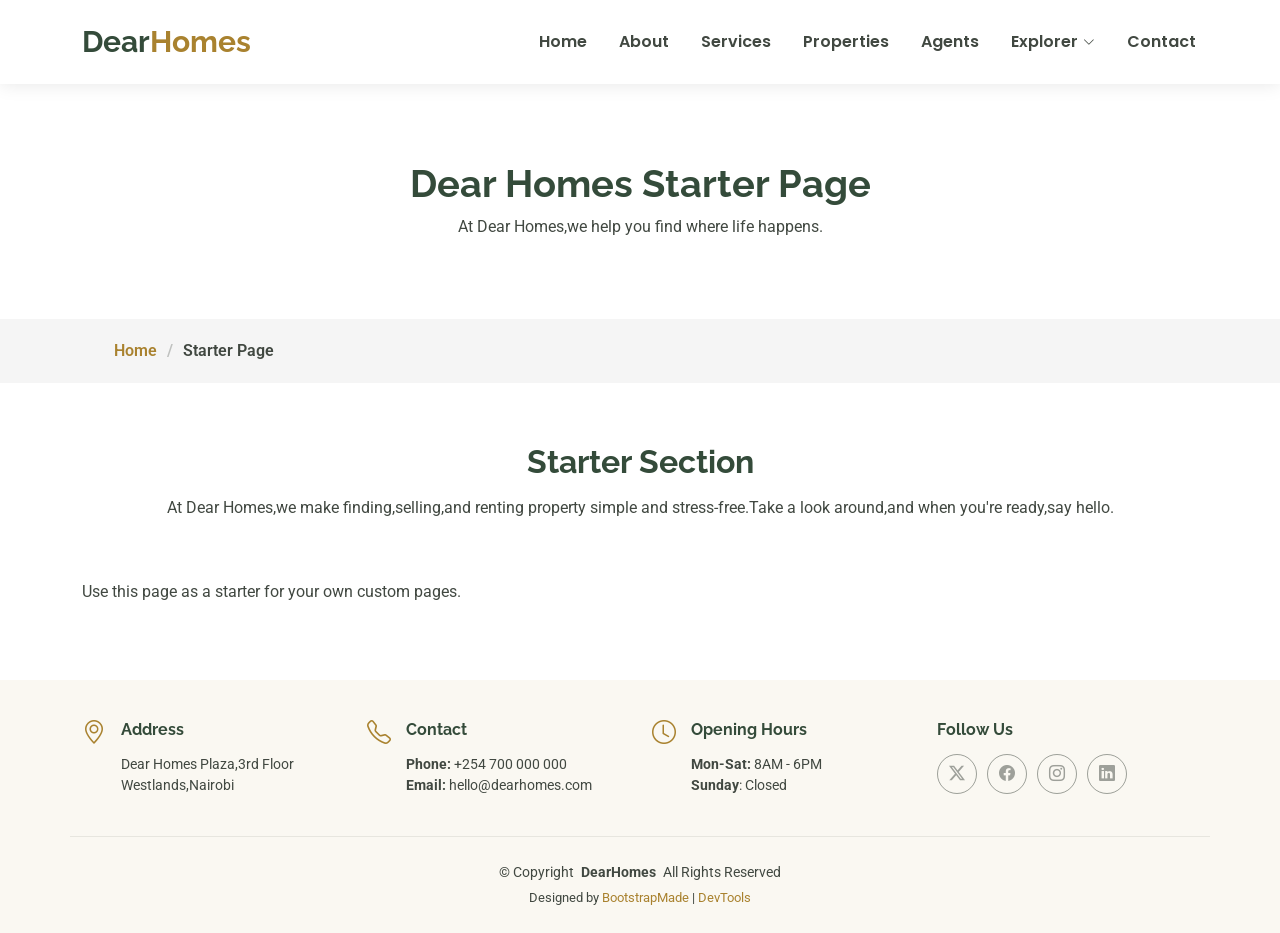
<file: EstateAgency/starter-page.html>
<!DOCTYPE html>
<html lang="en">

<head>
  <meta charset="utf-8">
  <meta content="width=device-width, initial-scale=1.0" name="viewport">
  <title>Starter Page -Dear Homes</title>
  <meta name="description" content="">
  <meta name="keywords" content="">

  <!-- Favicons -->
  <link href="assets/img/favicon.png" rel="icon">
  <link href="assets/img/apple-touch-icon.png" rel="apple-touch-icon">

  <!-- Fonts -->
  <link href="https://fonts.googleapis.com" rel="preconnect">
  <link href="https://fonts.gstatic.com" rel="preconnect" crossorigin>
  <link href="https://fonts.googleapis.com/css2?family=Roboto:ital,wght@0,100;0,300;0,400;0,500;0,700;0,900;1,100;1,300;1,400;1,500;1,700;1,900&family=Poppins:ital,wght@0,100;0,200;0,300;0,400;0,500;0,600;0,700;0,800;0,900;1,100;1,200;1,300;1,400;1,500;1,600;1,700;1,800;1,900&family=Raleway:ital,wght@0,100;0,200;0,300;0,400;0,500;0,600;0,700;0,800;0,900;1,100;1,200;1,300;1,400;1,500;1,600;1,700;1,800;1,900&display=swap" rel="stylesheet">

  <!-- Vendor CSS Files -->
  <link href="assets/vendor/bootstrap/css/bootstrap.min.css" rel="stylesheet">
  <link href="assets/vendor/bootstrap-icons/bootstrap-icons.css" rel="stylesheet">
  <link href="assets/vendor/aos/aos.css" rel="stylesheet">
  <link href="assets/vendor/fontawesome-free/css/all.min.css" rel="stylesheet">
  <link href="assets/vendor/swiper/swiper-bundle.min.css" rel="stylesheet">

  <!-- Main CSS File -->
  <link href="assets/css/main.css" rel="stylesheet">

  <!-- =======================================================
  * Template Name: EstateAgency
  * Template URL: https://bootstrapmade.com/real-estate-agency-bootstrap-template/
  * Updated: Apr 08 2026 with Bootstrap v5.3.8
  * Author: BootstrapMade.com
  * License: https://bootstrapmade.com/license/
  ======================================================== -->
</head>

<body class="starter-page-page">

  <header id="header" class="header d-flex align-items-center fixed-top">
    <div class="container-fluid container-xl position-relative d-flex align-items-center justify-content-between">

      <a href="index.html" class="logo d-flex align-items-center">
        <!-- Uncomment the line below if you also wish to use an image logo -->
        <!-- <img src="assets/img/logo.png" alt=""> -->
        <h1 class="sitename">Dear<span>Homes</span></h1>
      </a>

      <nav id="navmenu" class="navmenu">
        <ul>
          <li><a href="index.html">Home</a></li>
          <li><a href="about.html">About</a></li>
          <li><a href="services.html">Services</a></li>
          <li><a href="properties.html">Properties</a></li>
          <li><a href="agents.html">Agents</a></li>
          <li class="dropdown"><a href="#"><span>Explorer</span> <i class="bi bi-chevron-down toggle-dropdown"></i></a>
            <ul>
              <li><a href="property-single.html">Featured Collections</a></li>
              <li class="dropdown"><a href="properties.html"><span>Property types</span> <i class="bi bi-chevron-down toggle-dropdown"></i></a>
                <ul>
                  <li><a href="properties.html">Houses</a></li>
                  <li><a href="properties.html">Apartments</a></li>
                  <li><a href="properties.html">Townhouses</a></li>
                  <li><a href="properties.html">Villas</a></li>
                  <li><a href="properties.html">Maisonettes</a></li>
                </ul>
              </li>
              <li><a href="properties.html">Houses for Sale</a></li>
              <li><a href="properties.html">Houses for Rent</a></li>
              <li><a href="properties.html">Neighbourhood Guides</a></li>
            </ul>
          </li>
          <li><a href="contact.html">Contact</a></li>
        </ul>
        <i class="mobile-nav-toggle d-xl-none bi bi-list"></i>
      </nav>

    </div>
  </header>

  <main class="main">

    <!-- Page Title -->
    <div class="page-title" data-aos="fade">
      <div class="heading">
        <div class="container">
          <div class="row d-flex justify-content-center text-center">
            <div class="col-lg-8">
              <h1>Dear Homes Starter Page</h1>
              <p class="mb-0">At Dear Homes,we help you find where life happens.</p>
            </div>
          </div>
        </div>
      </div>
      <nav class="breadcrumbs">
        <div class="container">
          <ol>
            <li><a href="index.html">Home</a></li>
            <li class="current">Starter Page</li>
          </ol>
        </div>
      </nav>
    </div><!-- End Page Title -->

    <!-- Starter Section Section -->
    <section id="starter-section" class="starter-section section">

      <!-- Section Title -->
      <div class="container section-title" data-aos="fade-up">
        <h2>Starter Section</h2>
        <p>At Dear Homes,we make finding,selling,and renting property simple and stress-free.Take a look around,and when you're ready,say hello.</p>
      </div><!-- End Section Title -->

      <div class="container" data-aos="fade-up">
        <p>Use this page as a starter for your own custom pages.</p>
      </div>

    </section><!-- /Starter Section Section -->

  </main>

  <footer id="footer" class="footer light-background">

    <div class="container">
      <div class="row gy-3">
        <div class="col-lg-3 col-md-6 d-flex">
          <i class="bi bi-geo-alt icon"></i>
          <div class="address">
            <h4>Address</h4>
            <p>Dear Homes Plaza,3rd Floor</p>
            <p>Westlands,Nairobi</p>
            <p></p>
          </div>

        </div>

        <div class="col-lg-3 col-md-6 d-flex">
          <i class="bi bi-telephone icon"></i>
          <div>
            <h4>Contact</h4>
            <p>
              <strong>Phone:</strong> <span>+254 700 000 000</span><br>
              <strong>Email:</strong> <span>hello@dearhomes.com</span><br>
            </p>
          </div>
        </div>

        <div class="col-lg-3 col-md-6 d-flex">
          <i class="bi bi-clock icon"></i>
          <div>
            <h4>Opening Hours</h4>
            <p>
              <strong>Mon-Sat:</strong> <span>8AM - 6PM</span><br>
              <strong>Sunday</strong>: <span>Closed</span>
            </p>
          </div>
        </div>

        <div class="col-lg-3 col-md-6">
          <h4>Follow Us</h4>
          <div class="social-links d-flex">
            <a href="#" class="twitter"><i class="bi bi-twitter-x"></i></a>
            <a href="#" class="facebook"><i class="bi bi-facebook"></i></a>
            <a href="#" class="instagram"><i class="bi bi-instagram"></i></a>
            <a href="#" class="linkedin"><i class="bi bi-linkedin"></i></a>
          </div>
        </div>

      </div>
    </div>

    <div class="container copyright text-center mt-4">
      <p>© <span>Copyright</span> <strong class="px-1 sitename">DearHomes</strong> <span>All Rights Reserved</span></p>
      <div class="credits">
        <!-- All the links in the footer should remain intact. -->
        <!-- You can delete the links only if you've purchased the pro version. -->
        <!-- Licensing information: https://bootstrapmade.com/license/ -->
        <!-- Purchase the pro version with working PHP/AJAX contact form: [buy-url] -->
        Designed by <a href="https://bootstrapmade.com/">BootstrapMade</a> | <a href="https://bootstrapmade.com/tools/">DevTools</a>
      </div>
    </div>

  </footer>

  <!-- Scroll Top -->
  <a href="#" id="scroll-top" class="scroll-top d-flex align-items-center justify-content-center"><i class="bi bi-arrow-up-short"></i></a>

  <!-- Preloader -->
  <div id="preloader"></div>

  <!-- Vendor JS Files -->
  <script src="assets/vendor/bootstrap/js/bootstrap.bundle.min.js"></script>
  <script src="assets/vendor/php-email-form/validate.js"></script>
  <script src="assets/vendor/aos/aos.js"></script>
  <script src="assets/vendor/swiper/swiper-bundle.min.js"></script>
  <script src="assets/vendor/purecounter/purecounter_vanilla.js"></script>

  <!-- Main JS File -->
  <script src="assets/js/main.js"></script>

</body>

</html>
</file>
<file: EstateAgency/assets/css/main.css>
/**
* Template Name: EstateAgency — Dear Homes Agency theme
* Based on the user's supplied EstateAgency main.css
* Brand palette: deep sage, soft sage, warm gold, warm cream
*/

/*--------------------------------------------------------------
# Font & Color Variables
--------------------------------------------------------------*/
:root {
  --default-font: "Roboto", system-ui, -apple-system, "Segoe UI", "Helvetica Neue", Arial, "Noto Sans", "Liberation Sans", sans-serif, "Apple Color Emoji", "Segoe UI Emoji", "Segoe UI Symbol", "Noto Color Emoji";
  --heading-font: "Raleway", sans-serif;
  --nav-font: "Poppins", sans-serif;
}

/* Global Colors */
:root {
  --background-color: #ffffff;
  --default-color: #414841;
  --heading-color: #344B3A;
  --accent-color: #A9822F;
  --surface-color: #ffffff;
  --contrast-color: #ffffff;
}

/* Navigation Colors */
:root {
  --nav-color: #414841;
  --nav-hover-color: #344B3A;
  --nav-mobile-background-color: #ffffff;
  --nav-dropdown-background-color: #ffffff;
  --nav-dropdown-color: #414841;
  --nav-dropdown-hover-color: #A9822F;
}

/* Color Presets */
.light-background {
  --background-color: #FAF8F2;
  --surface-color: #ffffff;
}

.dark-background {
  --background-color: #344B3A;
  --default-color: #ffffff;
  --heading-color: #ffffff;
  --surface-color: #344B3A;
  --contrast-color: #ffffff;
}

:root {
  scroll-behavior: smooth;
}

/*--------------------------------------------------------------
# General Styling & Shared Classes
--------------------------------------------------------------*/
body {
  color: var(--default-color);
  background-color: var(--background-color);
  font-family: var(--default-font);
}

a {
  color: var(--accent-color);
  text-decoration: none;
  transition: 0.3s;
}

a:hover {
  color: color-mix(in srgb, var(--accent-color), transparent 25%);
  text-decoration: none;
}

h1,
h2,
h3,
h4,
h5,
h6 {
  color: var(--heading-color);
  font-family: var(--heading-font);
}

/* PHP Email Form Messages */
.php-email-form .error-message {
  display: none;
  background: #df1529;
  color: #ffffff;
  text-align: left;
  padding: 15px;
  margin-bottom: 24px;
  font-weight: 600;
}

.php-email-form .sent-message {
  display: none;
  color: #ffffff;
  background: #059652;
  text-align: center;
  padding: 15px;
  margin-bottom: 24px;
  font-weight: 600;
}

.php-email-form .loading {
  display: none;
  background: var(--surface-color);
  text-align: center;
  padding: 15px;
  margin-bottom: 24px;
}

.php-email-form .loading:before {
  content: "";
  display: inline-block;
  border-radius: 50%;
  width: 24px;
  height: 24px;
  margin: 0 10px -6px 0;
  border: 3px solid var(--accent-color);
  border-top-color: var(--surface-color);
  animation: php-email-form-loading 1s linear infinite;
}

@keyframes php-email-form-loading {
  0% { transform: rotate(0deg); }
  100% { transform: rotate(360deg); }
}

/*--------------------------------------------------------------
# Global Header
--------------------------------------------------------------*/
.header {
  color: var(--default-color);
  background-color: var(--background-color);
  padding: 15px 0;
  transition: all 0.5s;
  z-index: 997;
  box-shadow: 0 0 18px rgba(0, 0, 0, 0.1);
}

.header .logo { line-height: 1; }

.header .logo img {
  max-height: 32px;
  margin-right: 8px;
}

.header .logo h1 {
  font-size: 30px;
  margin: 0;
  font-weight: 700;
  color: var(--heading-color);
}

.header .logo h1 span { color: var(--accent-color); }

/*--------------------------------------------------------------
# Navigation Menu
--------------------------------------------------------------*/
@media (min-width: 1200px) {
  .navmenu { padding: 0; }

  .navmenu ul {
    margin: 0;
    padding: 0;
    display: flex;
    list-style: none;
    align-items: center;
  }

  .navmenu li { position: relative; }

  .navmenu > ul > li {
    white-space: nowrap;
    padding: 15px 14px;
  }

  .navmenu > ul > li:last-child { padding-right: 0; }

  .navmenu a,
  .navmenu a:focus {
    color: var(--nav-color);
    font-size: 16px;
    padding: 0 2px;
    font-family: var(--nav-font);
    font-weight: 600;
    display: flex;
    align-items: center;
    justify-content: space-between;
    white-space: nowrap;
    transition: 0.3s;
    position: relative;
  }

  .navmenu a i,
  .navmenu a:focus i {
    font-size: 12px;
    line-height: 0;
    margin-left: 5px;
    transition: 0.3s;
  }

  .navmenu > ul > li > a:before {
    content: "";
    position: absolute;
    width: 0;
    height: 2px;
    bottom: -6px;
    left: 0;
    background-color: var(--accent-color);
    visibility: hidden;
    transition: all 0.3s ease-in-out 0s;
  }

  .navmenu a:hover:before,
  .navmenu li:hover > a:before,
  .navmenu .active:before {
    visibility: visible;
    width: 100%;
  }

  .navmenu li:hover > a,
  .navmenu .active,
  .navmenu .active:focus {
    color: var(--nav-hover-color);
  }

  .navmenu .dropdown ul {
    margin: 0;
    padding: 10px 0;
    background: var(--nav-dropdown-background-color);
    display: block;
    position: absolute;
    visibility: hidden;
    left: 14px;
    top: 130%;
    opacity: 0;
    transition: 0.3s;
    border-radius: 4px;
    z-index: 99;
    box-shadow: 0 0 30px rgba(0, 0, 0, 0.1);
  }

  .navmenu .dropdown ul li { min-width: 200px; }

  .navmenu .dropdown ul a {
    padding: 10px 20px;
    font-size: 15px;
    text-transform: none;
    color: var(--nav-dropdown-color);
  }

  .navmenu .dropdown ul a i { font-size: 12px; }

  .navmenu .dropdown ul a:hover,
  .navmenu .dropdown ul .active:hover,
  .navmenu .dropdown ul li:hover > a {
    color: var(--nav-dropdown-hover-color);
  }

  .navmenu .dropdown:hover > ul {
    opacity: 1;
    top: 100%;
    visibility: visible;
  }

  .navmenu .dropdown .dropdown ul {
    top: 0;
    left: -90%;
    visibility: hidden;
  }

  .navmenu .dropdown .dropdown:hover > ul {
    opacity: 1;
    top: 0;
    left: -100%;
    visibility: visible;
  }
}

/* Mobile Navigation */
@media (max-width: 1199px) {
  .mobile-nav-toggle {
    color: var(--nav-color);
    font-size: 28px;
    line-height: 0;
    margin-right: 10px;
    cursor: pointer;
    transition: color 0.3s;
  }

  .navmenu { padding: 0; z-index: 9997; }

  .navmenu ul {
    display: none;
    list-style: none;
    position: absolute;
    inset: 60px 20px 20px 20px;
    padding: 10px 0;
    margin: 0;
    border-radius: 6px;
    background-color: var(--nav-mobile-background-color);
    border: 1px solid color-mix(in srgb, var(--default-color), transparent 90%);
    box-shadow: none;
    overflow-y: auto;
    transition: 0.3s;
    z-index: 9998;
  }

  .navmenu a,
  .navmenu a:focus {
    color: var(--nav-dropdown-color);
    padding: 10px 20px;
    font-family: var(--nav-font);
    font-size: 17px;
    font-weight: 500;
    display: flex;
    align-items: center;
    justify-content: space-between;
    white-space: nowrap;
    transition: 0.3s;
  }

  .navmenu a i,
  .navmenu a:focus i {
    font-size: 12px;
    line-height: 0;
    margin-left: 5px;
    width: 30px;
    height: 30px;
    display: flex;
    align-items: center;
    justify-content: center;
    border-radius: 50%;
    transition: 0.3s;
    background-color: color-mix(in srgb, var(--accent-color), transparent 90%);
  }

  .navmenu a i:hover,
  .navmenu a:focus i:hover {
    background-color: var(--accent-color);
    color: var(--contrast-color);
  }

  .navmenu a:hover,
  .navmenu .active,
  .navmenu .active:focus {
    color: var(--nav-dropdown-hover-color);
  }

  .navmenu .active i,
  .navmenu .active:focus i {
    background-color: var(--accent-color);
    color: var(--contrast-color);
    transform: rotate(180deg);
  }

  .navmenu .dropdown ul {
    position: static;
    display: none;
    z-index: 99;
    padding: 10px 0;
    margin: 10px 20px;
    background-color: var(--nav-dropdown-background-color);
    transition: all 0.5s ease-in-out;
  }

  .navmenu .dropdown ul ul { background-color: rgba(64, 87, 68, 0.08); }

  .navmenu .dropdown > .dropdown-active {
    display: block;
    background-color: rgba(64, 87, 68, 0.04);
  }

  .mobile-nav-active { overflow: hidden; }

  .mobile-nav-active .mobile-nav-toggle {
    color: #344B3A;
    position: absolute;
    font-size: 32px;
    top: 15px;
    right: 15px;
    margin-right: 0;
    z-index: 9999;
  }

  .mobile-nav-active .navmenu {
    position: fixed;
    overflow: hidden;
    inset: 0;
    background: rgba(31, 45, 34, 0.75);
    transition: 0.3s;
  }

  .mobile-nav-active .navmenu > ul { display: block; }
}

/*--------------------------------------------------------------
# Global Footer
--------------------------------------------------------------*/
.footer {
  color: var(--default-color);
  background-color: var(--background-color);
  font-size: 14px;
  padding: 40px 0 0;
  position: relative;
}

.footer .icon {
  color: var(--accent-color);
  margin-right: 15px;
  font-size: 24px;
  line-height: 0;
}

.footer h4 {
  font-size: 16px;
  font-weight: 700;
  margin-bottom: 15px;
}

.footer .address p { margin-bottom: 0; }

.footer .social-links a {
  display: flex;
  align-items: center;
  justify-content: center;
  width: 40px;
  height: 40px;
  border-radius: 50%;
  border: 1px solid color-mix(in srgb, var(--default-color), transparent 50%);
  font-size: 16px;
  color: color-mix(in srgb, var(--default-color), transparent 50%);
  margin-right: 10px;
  transition: 0.3s;
}

.footer .social-links a:hover {
  color: var(--accent-color);
  border-color: var(--accent-color);
}

.footer .copyright {
  padding: 25px 0;
  border-top: 1px solid color-mix(in srgb, var(--default-color), transparent 90%);
}

.footer .copyright p { margin-bottom: 0; }
.footer .credits { margin-top: 5px; font-size: 13px; }

/*--------------------------------------------------------------
# Preloader
--------------------------------------------------------------*/
#preloader {
  position: fixed;
  inset: 0;
  z-index: 999999;
  overflow: hidden;
  background: var(--background-color);
  transition: all 0.6s ease-out;
}

#preloader:before {
  content: "";
  position: fixed;
  top: calc(50% - 30px);
  left: calc(50% - 30px);
  border: 6px solid #ffffff;
  border-color: var(--accent-color) transparent var(--accent-color) transparent;
  border-radius: 50%;
  width: 60px;
  height: 60px;
  animation: animate-preloader 1.5s linear infinite;
}

@keyframes animate-preloader {
  0% { transform: rotate(0deg); }
  100% { transform: rotate(360deg); }
}

/*--------------------------------------------------------------
# Scroll Top Button
--------------------------------------------------------------*/
.scroll-top {
  position: fixed;
  visibility: hidden;
  opacity: 0;
  right: 15px;
  bottom: 15px;
  z-index: 99999;
  background-color: var(--accent-color);
  width: 40px;
  height: 40px;
  border-radius: 4px;
  transition: all 0.4s;
}

.scroll-top i { font-size: 24px; color: var(--contrast-color); line-height: 0; }

.scroll-top:hover {
  background-color: color-mix(in srgb, var(--accent-color), transparent 20%);
  color: var(--contrast-color);
}

.scroll-top.active { visibility: visible; opacity: 1; }

/* Disable AOS animation delay on mobile devices */
@media screen and (max-width: 768px) {
  [data-aos-delay] { transition-delay: 0 !important; }
}

/*--------------------------------------------------------------
# Global Page Titles & Breadcrumbs
--------------------------------------------------------------*/
.page-title {
  color: var(--default-color);
  background-color: var(--background-color);
  position: relative;
}

.page-title .heading {
  padding: 160px 0 80px;
  border-top: 1px solid color-mix(in srgb, var(--default-color), transparent 90%);
}

.page-title .heading h1 { font-size: 38px; font-weight: 700; }

.page-title nav {
  background-color: color-mix(in srgb, var(--default-color), transparent 95%);
  padding: 20px 0;
}

.page-title nav ol {
  display: flex;
  flex-wrap: wrap;
  list-style: none;
  margin: 0;
  font-size: 16px;
  font-weight: 600;
}

.page-title nav ol li + li { padding-left: 10px; }

.page-title nav ol li + li::before {
  content: "/";
  display: inline-block;
  padding-right: 10px;
  color: color-mix(in srgb, var(--default-color), transparent 70%);
}

/*--------------------------------------------------------------
# Global Sections
--------------------------------------------------------------*/
section,
.section {
  color: var(--default-color);
  background-color: var(--background-color);
  padding: 60px 0;
  scroll-margin-top: 90px;
  overflow: clip;
}

@media (max-width: 1199px) {
  section,
  .section { scroll-margin-top: 66px; }
}

/*--------------------------------------------------------------
# Global Section Titles
--------------------------------------------------------------*/
.section-title {
  text-align: center;
  padding-bottom: 60px;
  position: relative;
}

.section-title h2 {
  font-size: 32px;
  font-weight: 700;
  margin-bottom: 15px;
}

.section-title p { margin-bottom: 0; }

/*--------------------------------------------------------------
# Hero Section
--------------------------------------------------------------*/
.hero { padding: 0; }

.hero .carousel {
  width: 100%;
  min-height: 100vh;
  padding: 0;
  margin: 0;
  background-color: var(--background-color);
  position: relative;
  overflow: hidden;
}

.hero img {
  position: absolute;
  inset: 0;
  display: block;
  width: 100%;
  height: 100%;
  object-fit: cover;
  z-index: 1;
}

.hero .carousel-item {
  position: absolute;
  inset: 0;
  background-size: cover;
  background-position: center;
  background-repeat: no-repeat;
  overflow: hidden;
}

.hero .carousel-item:before {
  content: "";
  background: color-mix(in srgb, var(--background-color), transparent 60%);
  position: absolute;
  inset: 0;
  z-index: 2;
  pointer-events: none;
}

.hero .carousel-container {
  position: absolute;
  inset: 90px 100px;
  display: flex;
  justify-content: center;
  align-items: center;
  flex-direction: column;
  z-index: 3;
}

@media (max-width: 575px) {
  .hero .carousel-container { inset: 90px 50px; }
}

.hero h2 {
  margin-bottom: 30px;
  font-size: 56px;
  font-weight: 900;
  text-transform: uppercase;
}

.hero h2 span { color: var(--accent-color); }

@media (max-width: 768px) {
  .hero h2 { font-size: 30px; }
}

.hero .btn-get-started {
  color: var(--contrast-color);
  font-family: var(--heading-font);
  font-weight: 600;
  font-size: 18px;
  letter-spacing: 1px;
  text-transform: uppercase;
  display: inline-block;
  padding: 10px 40px;
  border-radius: 50px;
  transition: 0.5s;
  margin: 10px 0;
  align-self: flex-start;
  flex-shrink: 0;
  border: 2px solid var(--accent-color);
}

.hero .btn-get-started:hover {
  background: color-mix(in srgb, var(--accent-color), transparent 20%);
}

.hero .carousel-control-prev,
.hero .carousel-control-next {
  width: 10%;
  transition: 0.3s;
  opacity: 0.75;
  z-index: 5;
}

.hero .carousel-control-prev:focus,
.hero .carousel-control-next:focus { opacity: 0.75; }
.hero .carousel-control-prev:hover,
.hero .carousel-control-next:hover { opacity: 1; }

@media (min-width: 1024px) {
  .hero .carousel-control-prev,
  .hero .carousel-control-next { width: 5%; }
}

.hero .carousel-control-next-icon,
.hero .carousel-control-prev-icon {
  background: none;
  font-size: 32px;
  line-height: 1;
}

.hero .carousel-indicators {
  list-style: none;
  z-index: 6;
  margin-bottom: 25px;
}

.hero .carousel-indicators li,
.hero .carousel-indicators button {
  cursor: pointer;
  opacity: 0.8;
  height: 6px;
  width: 20px;
  transition: 0.3s;
  padding: 0;
  border: 0;
  background-color: #C6A04A;
}

.hero .carousel-indicators .active {
  background-color: var(--accent-color);
  width: 40px;
  opacity: 1;
}

/*--------------------------------------------------------------
# Services / Neighbourhoods Section
--------------------------------------------------------------*/
.services .service-item {
  background-color: var(--surface-color);
  box-shadow: 0 5px 90px 0 rgba(63, 80, 66, 0.09);
  padding: 60px 30px;
  transition: all ease-in-out 0.3s;
  border-radius: 18px;
  border-bottom: 5px solid var(--surface-color);
  height: 100%;
}

.services .service-item .icon {
  color: var(--contrast-color);
  background: var(--accent-color);
  margin: 0 0 20px;
  width: 64px;
  height: 64px;
  border-radius: 50px;
  display: flex;
  align-items: center;
  justify-content: center;
  font-size: 28px;
  transition: ease-in-out 0.3s;
}

.services .service-item h3 {
  font-weight: 700;
  margin: 10px 0 15px;
  font-size: 22px;
  transition: ease-in-out 0.3s;
}

.services .service-item p {
  line-height: 24px;
  font-size: 14px;
  margin-bottom: 0;
}

@media (min-width: 1365px) {
  .services .service-item:hover {
    transform: translateY(-10px);
    border-color: var(--accent-color);
  }
  .services .service-item:hover h3 { color: var(--accent-color); }
}

/*--------------------------------------------------------------
# Agents / Dear Homes Collection Section
--------------------------------------------------------------*/
.agents .member { position: relative; }

.agents .member .pic {
  overflow: hidden;
  margin-bottom: 50px;
}

.agents .member .pic img {
  display: block;
  width: 100%;
  object-fit: cover;
}

.agents .member .member-info {
  background-color: var(--surface-color);
  color: color-mix(in srgb, var(--default-color), transparent 20%);
  box-shadow: 0 2px 15px rgba(40, 54, 42, 0.12);
  position: absolute;
  bottom: -50px;
  left: 20px;
  right: 20px;
  padding: 20px 15px;
  overflow: hidden;
  transition: 0.5s;
}

.agents .member h4 {
  font-weight: 700;
  margin-bottom: 10px;
  font-size: 16px;
  position: relative;
  padding-bottom: 10px;
}

.agents .member h4::after {
  content: "";
  position: absolute;
  display: block;
  width: 50px;
  height: 2px;
  background: var(--accent-color);
  bottom: 0;
  left: 0;
}

.agents .member span {
  font-style: italic;
  display: block;
  font-size: 13px;
}

.agents .member .social {
  position: absolute;
  right: 15px;
  bottom: 15px;
}

.agents .member .social a {
  transition: color 0.3s;
  color: color-mix(in srgb, var(--default-color), transparent 70%);
}

.agents .member .social a:hover { color: var(--accent-color); }
.agents .member .social i { font-size: 16px; margin: 0 2px; }

/*--------------------------------------------------------------
# Testimonials Section
--------------------------------------------------------------*/
.testimonials .testimonial-item {
  background-color: var(--surface-color);
  box-shadow: 0 0 20px rgba(40, 54, 42, 0.1);
  box-sizing: content-box;
  padding: 30px;
  margin: 40px 30px;
  min-height: 320px;
  display: flex;
  flex-direction: column;
  text-align: center;
  transition: 0.3s;
}

.testimonials .testimonial-item .stars { margin-bottom: 15px; }
.testimonials .testimonial-item .stars i { color: #C6A04A; margin: 0 1px; }

.testimonials .testimonial-item .testimonial-img {
  width: 90px;
  border-radius: 50%;
  border: 4px solid var(--background-color);
  margin: 0 auto;
}

.testimonials .testimonial-item h3 {
  font-size: 18px;
  font-weight: bold;
  margin: 10px 0 5px;
}

.testimonials .testimonial-item h4 {
  font-size: 14px;
  color: color-mix(in srgb, var(--default-color), transparent 40%);
  margin: 0;
}

.testimonials .testimonial-item p { font-style: italic; margin: 0 auto 15px; }
.testimonials .swiper-wrapper { height: auto; }
.testimonials .swiper-pagination { margin-top: 20px; position: relative; }

.testimonials .swiper-pagination .swiper-pagination-bullet {
  width: 12px;
  height: 12px;
  background-color: color-mix(in srgb, var(--default-color), transparent 85%);
  opacity: 1;
}

.testimonials .swiper-pagination .swiper-pagination-bullet-active { background-color: var(--accent-color); }
.testimonials .swiper-slide { opacity: 0.3; }

@media (max-width: 1199px) {
  .testimonials .swiper-slide-active { opacity: 1; }
  .testimonials .swiper-pagination { margin-top: 0; }
  .testimonials .testimonial-item { margin: 40px 20px; }
}

@media (min-width: 1200px) {
  .testimonials .swiper-slide-next { opacity: 1; transform: scale(1.12); }
}

/*--------------------------------------------------------------
# About Section — Dear Homes custom styling
--------------------------------------------------------------*/
.about .content .who-we-are {
  text-transform: uppercase;
  margin-bottom: 15px;
  letter-spacing: 1px;
  font-size: 14px;
  color: var(--accent-color);
}

.about .content h3 {
  font-size: 2rem;
  font-weight: 700;
  line-height: 1.25;
  color: var(--heading-color);
}

.about .content h3 span { color: var(--accent-color); }
.about .content p { line-height: 1.8; }
.about .content ul { list-style: none; padding: 0; }
.about .content ul li { padding-bottom: 12px; }
.about .content ul i { font-size: 1.25rem; margin-right: 6px; color: var(--accent-color); }
.about .content p:last-child { margin-bottom: 0; }

.about .content .read-more {
  background: var(--accent-color);
  color: #ffffff;
  font-family: var(--heading-font);
  font-weight: 500;
  font-size: 16px;
  letter-spacing: 1px;
  padding: 12px 24px;
  border-radius: 8px;
  transition: 0.3s;
  display: inline-flex;
  align-items: center;
  justify-content: center;
}

.about .content .read-more i { font-size: 18px; margin-left: 5px; line-height: 0; transition: 0.3s; }
.about .content .read-more:hover { background: #344B3A; color: #ffffff; padding-right: 19px; }
.about .content .read-more:hover i { margin-left: 10px; }

.about .about-images img {
  border-radius: 10px;
  box-shadow: 0 6px 20px rgba(63, 90, 71, 0.15);
}

/*--------------------------------------------------------------
# Stats Section
--------------------------------------------------------------*/
.stats .stats-item {
  background-color: var(--surface-color);
  box-shadow: 0 0 30px rgba(40, 54, 42, 0.1);
  padding: 30px;
}

.stats .stats-item i { color: var(--accent-color); font-size: 42px; line-height: 0; margin-right: 20px; }
.stats .stats-item span { color: var(--heading-color); font-size: 36px; display: block; font-weight: 600; }
.stats .stats-item p { padding: 0; margin: 0; font-family: var(--heading-font); font-size: 16px; }

/*--------------------------------------------------------------
# Features Section
--------------------------------------------------------------*/
.features .features-image { position: relative; min-height: 400px; }

.features .features-image img {
  position: absolute;
  inset: 0;
  display: block;
  width: 100%;
  height: 100%;
  object-fit: cover;
  z-index: 1;
}

.features h3 {
  font-size: 28px;
  font-weight: 700;
  margin-bottom: 20px;
  padding-bottom: 20px;
  position: relative;
}

.features h3:after {
  content: "";
  background: var(--accent-color);
  position: absolute;
  display: block;
  width: 50px;
  height: 3px;
  left: 0;
  bottom: 0;
}

.features .icon-box { margin-top: 50px; }

.features .icon-box i {
  color: var(--accent-color);
  background-color: var(--surface-color);
  display: flex;
  align-items: center;
  justify-content: center;
  margin-right: 25px;
  font-size: 28px;
  width: 56px;
  height: 56px;
  border-radius: 4px;
  line-height: 0;
  box-shadow: 0 2px 30px rgba(40, 54, 42, 0.1);
  transition: 0.3s;
}

.features .icon-box:hover i { background-color: var(--accent-color); color: var(--contrast-color); }
.features .icon-box h4 { font-weight: 700; margin-bottom: 10px; font-size: 18px; }
.features .icon-box h4 a { color: var(--heading-color); transition: 0.3s; }
.features .icon-box h4 a:hover { color: var(--accent-color); }
.features .icon-box p { line-height: 24px; font-size: 14px; margin-bottom: 0; }

/*--------------------------------------------------------------
# Service Details Section
--------------------------------------------------------------*/
.service-details .service-box {
  background-color: var(--surface-color);
  padding: 20px;
  box-shadow: 0 2px 20px rgba(40, 54, 42, 0.1);
}

.service-details .service-box + .service-box { margin-top: 30px; }

.service-details .service-box h4 {
  font-size: 20px;
  font-weight: 700;
  border-bottom: 2px solid color-mix(in srgb, var(--default-color), transparent 92%);
  padding-bottom: 15px;
  margin-bottom: 15px;
}

.service-details .services-list { background-color: var(--surface-color); }

.service-details .services-list a {
  color: color-mix(in srgb, var(--default-color), transparent 20%);
  background-color: color-mix(in srgb, var(--default-color), transparent 96%);
  display: flex;
  align-items: center;
  padding: 12px 15px;
  margin-top: 15px;
  transition: 0.3s;
}

.service-details .services-list a:first-child { margin-top: 0; }
.service-details .services-list a i { font-size: 16px; margin-right: 8px; color: var(--accent-color); }
.service-details .services-list a.active { color: var(--contrast-color); background-color: var(--accent-color); }
.service-details .services-list a.active i { color: var(--contrast-color); }
.service-details .services-list a:hover { background-color: color-mix(in srgb, var(--accent-color), transparent 90%); color: var(--heading-color); }

.service-details .download-catalog a {
  color: var(--default-color);
  display: flex;
  align-items: center;
  padding: 10px 0;
  transition: 0.3s;
  border-top: 1px solid color-mix(in srgb, var(--default-color), transparent 90%);
}

.service-details .download-catalog a:first-child { border-top: 0; padding-top: 0; }
.service-details .download-catalog a:last-child { padding-bottom: 0; }
.service-details .download-catalog a i { font-size: 24px; margin-right: 8px; color: var(--accent-color); }
.service-details .download-catalog a:hover { color: var(--accent-color); }

.service-details .help-box {
  background-color: var(--heading-color);
  color: var(--contrast-color);
  margin-top: 30px;
  padding: 30px 15px;
}

.service-details .help-box .help-icon { font-size: 48px; }
.service-details .help-box h4,
.service-details .help-box a { color: var(--contrast-color); }
.service-details .services-img { margin-bottom: 20px; }
.service-details h3 { font-size: 26px; font-weight: 700; }
.service-details p { font-size: 15px; }
.service-details ul { list-style: none; padding: 0; font-size: 15px; }
.service-details ul li { padding: 5px 0; display: flex; align-items: center; }
.service-details ul i { font-size: 20px; margin-right: 8px; color: var(--accent-color); }

/*--------------------------------------------------------------
# Contact Section
--------------------------------------------------------------*/
.contact .info-item + .info-item { margin-top: 40px; }

.contact .info-item i {
  color: var(--contrast-color);
  background: var(--heading-color);
  font-size: 20px;
  width: 44px;
  height: 44px;
  display: flex;
  justify-content: center;
  align-items: center;
  border-radius: 4px;
  transition: all 0.3s ease-in-out;
  margin-right: 15px;
}

.contact .info-item h3 { padding: 0; font-size: 18px; font-weight: 700; margin-bottom: 5px; }
.contact .info-item p { padding: 0; margin-bottom: 0; font-size: 14px; }
.contact .php-email-form { height: 100%; }

.contact .php-email-form input[type="text"],
.contact .php-email-form input[type="email"],
.contact .php-email-form textarea {
  font-size: 14px;
  padding: 10px 15px;
  box-shadow: none;
  border-radius: 0;
  color: var(--default-color);
  background-color: color-mix(in srgb, var(--background-color), transparent 50%);
  border-color: color-mix(in srgb, var(--default-color), transparent 80%);
}

.contact .php-email-form input[type="text"]:focus,
.contact .php-email-form input[type="email"]:focus,
.contact .php-email-form textarea:focus { border-color: var(--accent-color); }

.contact .php-email-form input[type="text"]::placeholder,
.contact .php-email-form input[type="email"]::placeholder,
.contact .php-email-form textarea::placeholder { color: color-mix(in srgb, var(--default-color), transparent 70%); }

.contact .php-email-form button[type="submit"] {
  color: var(--contrast-color);
  background: var(--heading-color);
  border: 0;
  padding: 10px 30px;
  transition: 0.4s;
  border-radius: 4px;
}

.contact .php-email-form button[type="submit"]:hover { background: var(--accent-color); }

/*--------------------------------------------------------------
# Real Estate Section
--------------------------------------------------------------*/
.real-estate .card {
  background-color: var(--background-color);
  color: var(--default-color);
  border: none;
  position: relative;
  border-radius: 0;
  overflow: hidden;
  min-height: 500px;
}

.real-estate .card:before {
  content: "";
  position: absolute;
  inset: 0;
  background: linear-gradient(180deg, rgba(255, 255, 255, 0) 25%, rgba(20, 32, 23, 0.85) 75%);
  z-index: 2;
}

.real-estate .card img {
  position: absolute;
  inset: 0;
  display: block;
  width: 100%;
  height: 100%;
  object-fit: cover;
  z-index: 1;
}

.real-estate .card .card-body { position: absolute; bottom: 0; left: 0; right: 0; z-index: 3; padding: 30px; }

.real-estate .card .card-body .sale-rent {
  display: inline-block;
  font-size: 15px;
  font-weight: 500;
  color: var(--contrast-color);
  padding: 4px 20px;
  border: 2px solid var(--accent-color);
  border-radius: 50px;
  margin-bottom: 10px;
}

.real-estate .card .card-body h3 {
  font-weight: 700;
  font-size: 20px;
  margin-bottom: 0;
  padding-left: 10px;
  border-left: 3px solid var(--accent-color);
}

.real-estate .card .card-body h3 a { color: var(--contrast-color); }

.real-estate .card .card-body .card-content {
  background-color: var(--heading-color);
  color: var(--contrast-color);
  height: 80px;
  visibility: hidden;
  opacity: 0;
  margin-top: 10px;
  margin-bottom: -80px;
  margin-left: -30px;
  margin-right: -30px;
  transition: 0.3s;
  padding: 0 10px;
}

.real-estate .card .card-body .card-content .propery-info { font-weight: 500; }

.real-estate .card:hover .card-content { margin-bottom: -30px; visibility: visible; opacity: 1; }

/*--------------------------------------------------------------
# Real Estate 2 Section
--------------------------------------------------------------*/
.real-estate-2 .portfolio-details-slider img { width: 100%; }
.real-estate-2 .swiper-wrapper { height: auto; }
.real-estate-2 .swiper-button-prev,
.real-estate-2 .swiper-button-next { width: 48px; height: 48px; }

.real-estate-2 .swiper-button-prev:after,
.real-estate-2 .swiper-button-next:after {
  color: rgba(255, 255, 255, 0.8);
  background-color: rgba(20, 32, 23, 0.28);
  font-size: 24px;
  border-radius: 50%;
  width: 48px;
  height: 48px;
  display: flex;
  align-items: center;
  justify-content: center;
  transition: 0.3s;
}

.real-estate-2 .swiper-button-prev:hover:after,
.real-estate-2 .swiper-button-next:hover:after { background-color: rgba(20, 32, 23, 0.5); }

@media (max-width: 575px) {
  .real-estate-2 .swiper-button-prev,
  .real-estate-2 .swiper-button-next { display: none; }
}

.real-estate-2 .swiper-pagination { margin-top: 20px; position: relative; }
.real-estate-2 .swiper-pagination .swiper-pagination-bullet { width: 10px; height: 10px; background-color: color-mix(in srgb, var(--default-color), transparent 85%); opacity: 1; }
.real-estate-2 .swiper-pagination .swiper-pagination-bullet-active { background-color: var(--accent-color); }

.real-estate-2 .portfolio-info h3 {
  font-size: 22px;
  font-weight: 700;
  margin-bottom: 20px;
  padding-bottom: 20px;
  position: relative;
}

.real-estate-2 .portfolio-info h3:after {
  content: "";
  position: absolute;
  display: block;
  width: 50px;
  height: 3px;
  background: var(--accent-color);
  left: 0;
  bottom: 0;
}

.real-estate-2 .portfolio-info ul { list-style: none; padding: 0; font-size: 15px; }
.real-estate-2 .portfolio-info ul li { display: flex; flex-direction: column; padding-bottom: 15px; }
.real-estate-2 .portfolio-info ul strong { text-transform: uppercase; font-weight: 400; color: color-mix(in srgb, var(--default-color), transparent 50%); font-size: 14px; }
.real-estate-2 .portfolio-info .btn-visit { padding: 8px 40px; background: var(--heading-color); color: var(--contrast-color); border-radius: 50px; transition: 0.3s; }
.real-estate-2 .portfolio-info .btn-visit:hover { background: var(--accent-color); }
.real-estate-2 .portfolio-description h2 { font-size: 26px; font-weight: 700; margin-bottom: 20px; }
.real-estate-2 .portfolio-description p { padding: 0; }

.real-estate-2 .portfolio-description .testimonial-item {
  padding: 30px 30px 0;
  position: relative;
  background: color-mix(in srgb, var(--default-color), transparent 97%);
  margin-bottom: 50px;
}

.real-estate-2 .portfolio-description .testimonial-item .testimonial-img { width: 90px; border-radius: 50px; border: 6px solid var(--background-color); float: left; margin: 0 10px 0 0; }
.real-estate-2 .portfolio-description .testimonial-item h3 { font-size: 18px; font-weight: bold; margin: 15px 0 5px; padding-top: 20px; }
.real-estate-2 .portfolio-description .testimonial-item h4 { font-size: 14px; color: #6c757d; margin: 0; }
.real-estate-2 .portfolio-description .testimonial-item .quote-icon-left,
.real-estate-2 .portfolio-description .testimonial-item .quote-icon-right { color: color-mix(in srgb, var(--accent-color), transparent 50%); font-size: 26px; line-height: 0; }
.real-estate-2 .portfolio-description .testimonial-item .quote-icon-left { display: inline-block; left: -5px; position: relative; }
.real-estate-2 .portfolio-description .testimonial-item .quote-icon-right { display: inline-block; right: -5px; position: relative; top: 10px; transform: scale(-1, -1); }
.real-estate-2 .portfolio-description .testimonial-item p { font-style: italic; margin: 0 0 15px; padding: 0; }

.real-estate-2 .nav-pills { border-bottom: 1px solid color-mix(in srgb, var(--default-color), transparent 85%); }
.real-estate-2 .nav-pills li + li { margin-left: 40px; }

.real-estate-2 .nav-link {
  background: none;
  font-size: 18px;
  font-weight: 400;
  color: var(--default-color);
  padding: 12px 0;
  margin-bottom: -2px;
  border-radius: 0;
}

.real-estate-2 .nav-link.active { color: var(--heading-color); background: none; border-bottom: 3px solid var(--accent-color); }

@media (max-width: 575px) {
  .real-estate-2 .nav-link { font-size: 16px; }
}

.real-estate-2 .tab-content h4 { font-size: 18px; margin: 0; font-weight: 700; color: var(--default-color); }
.real-estate-2 .tab-content i { font-size: 22px; line-height: 0; margin-right: 8px; color: var(--accent-color); }

/*--------------------------------------------------------------
# Starter Section
--------------------------------------------------------------*/
.starter-section {
  /* Add your styles here */
}

/*--------------------------------------------------------------
# Small layout safeguards for custom collection cards
# These preserve normal section flow and keep cards from overlapping
--------------------------------------------------------------*/
.agents .row {
  row-gap: 3rem;
}

/* Use a cream/sage card surface while preserving the template's layout. */
.services .service-item,
.agents .member .member-info,
.testimonials .testimonial-item,
.stats .stats-item,
.service-details .service-box,
.real-estate-2 .portfolio-info {
  background-color: var(--surface-color);
}
</file>
